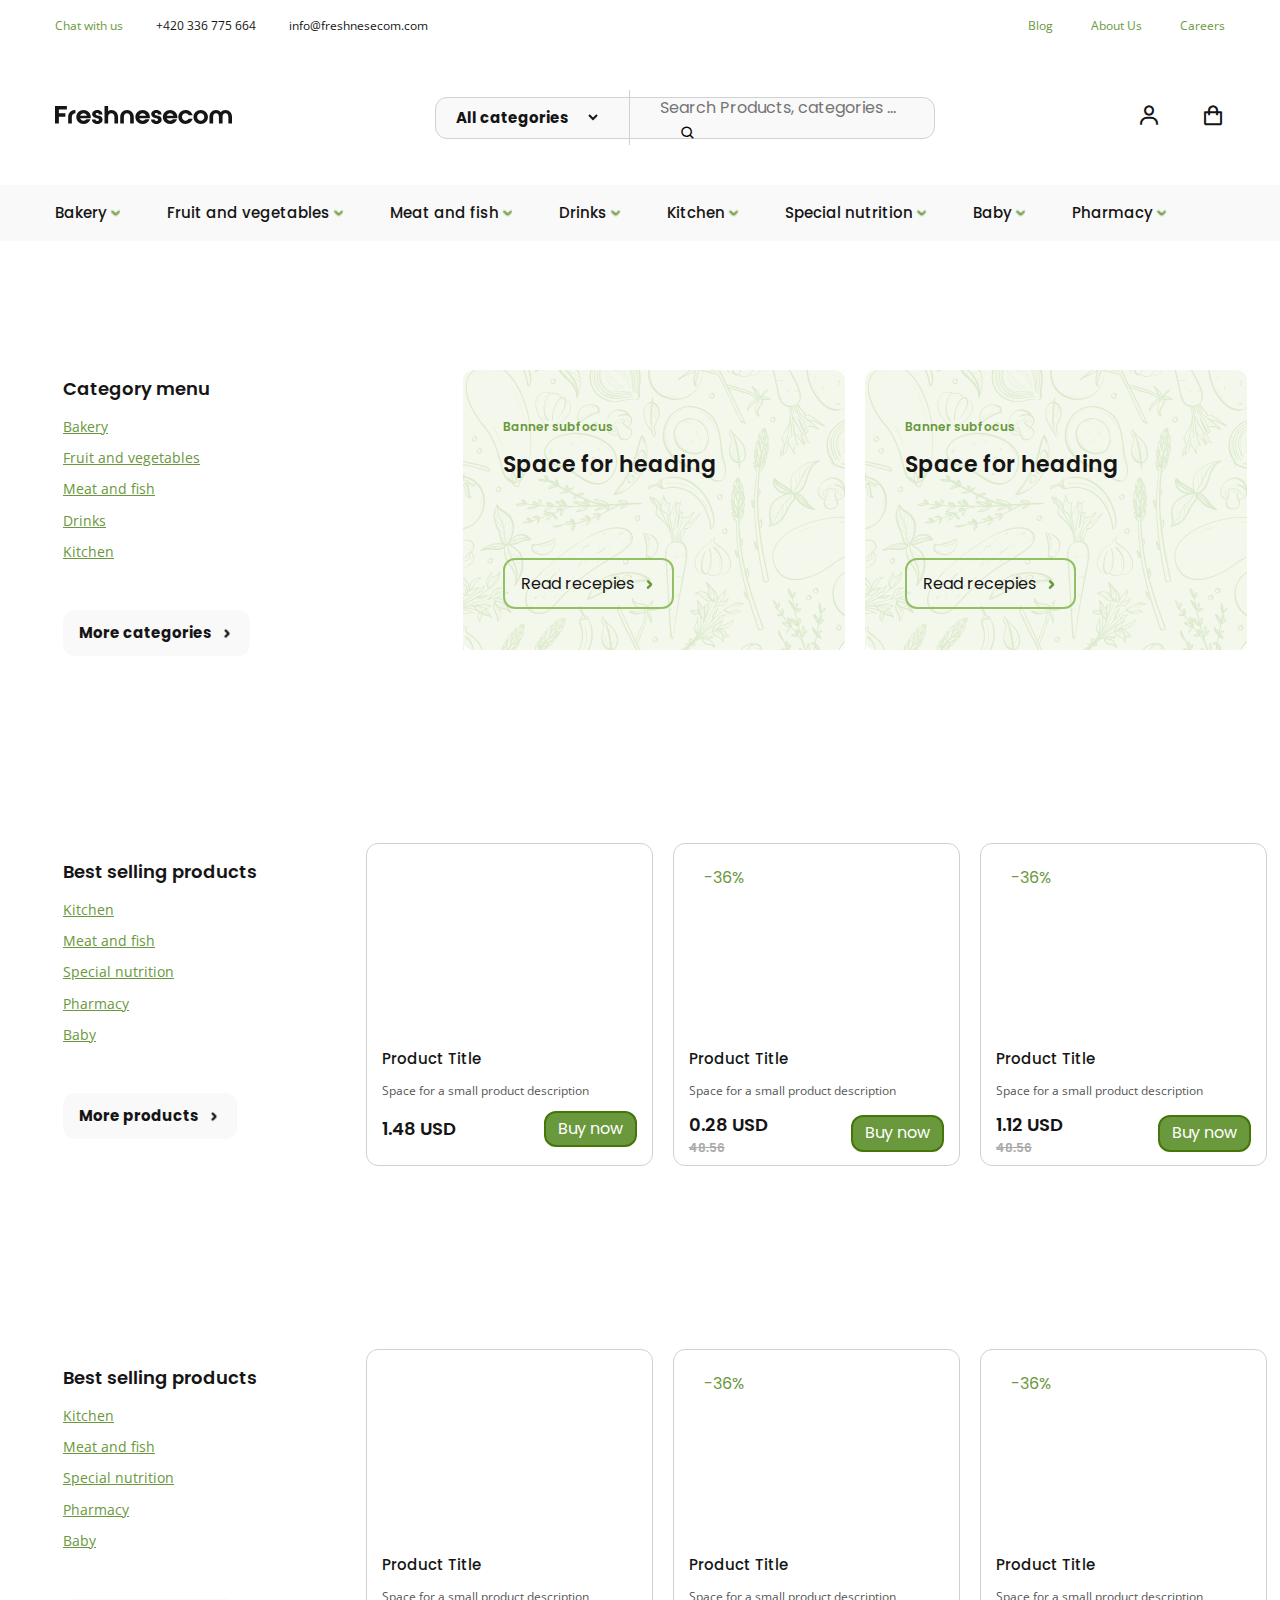
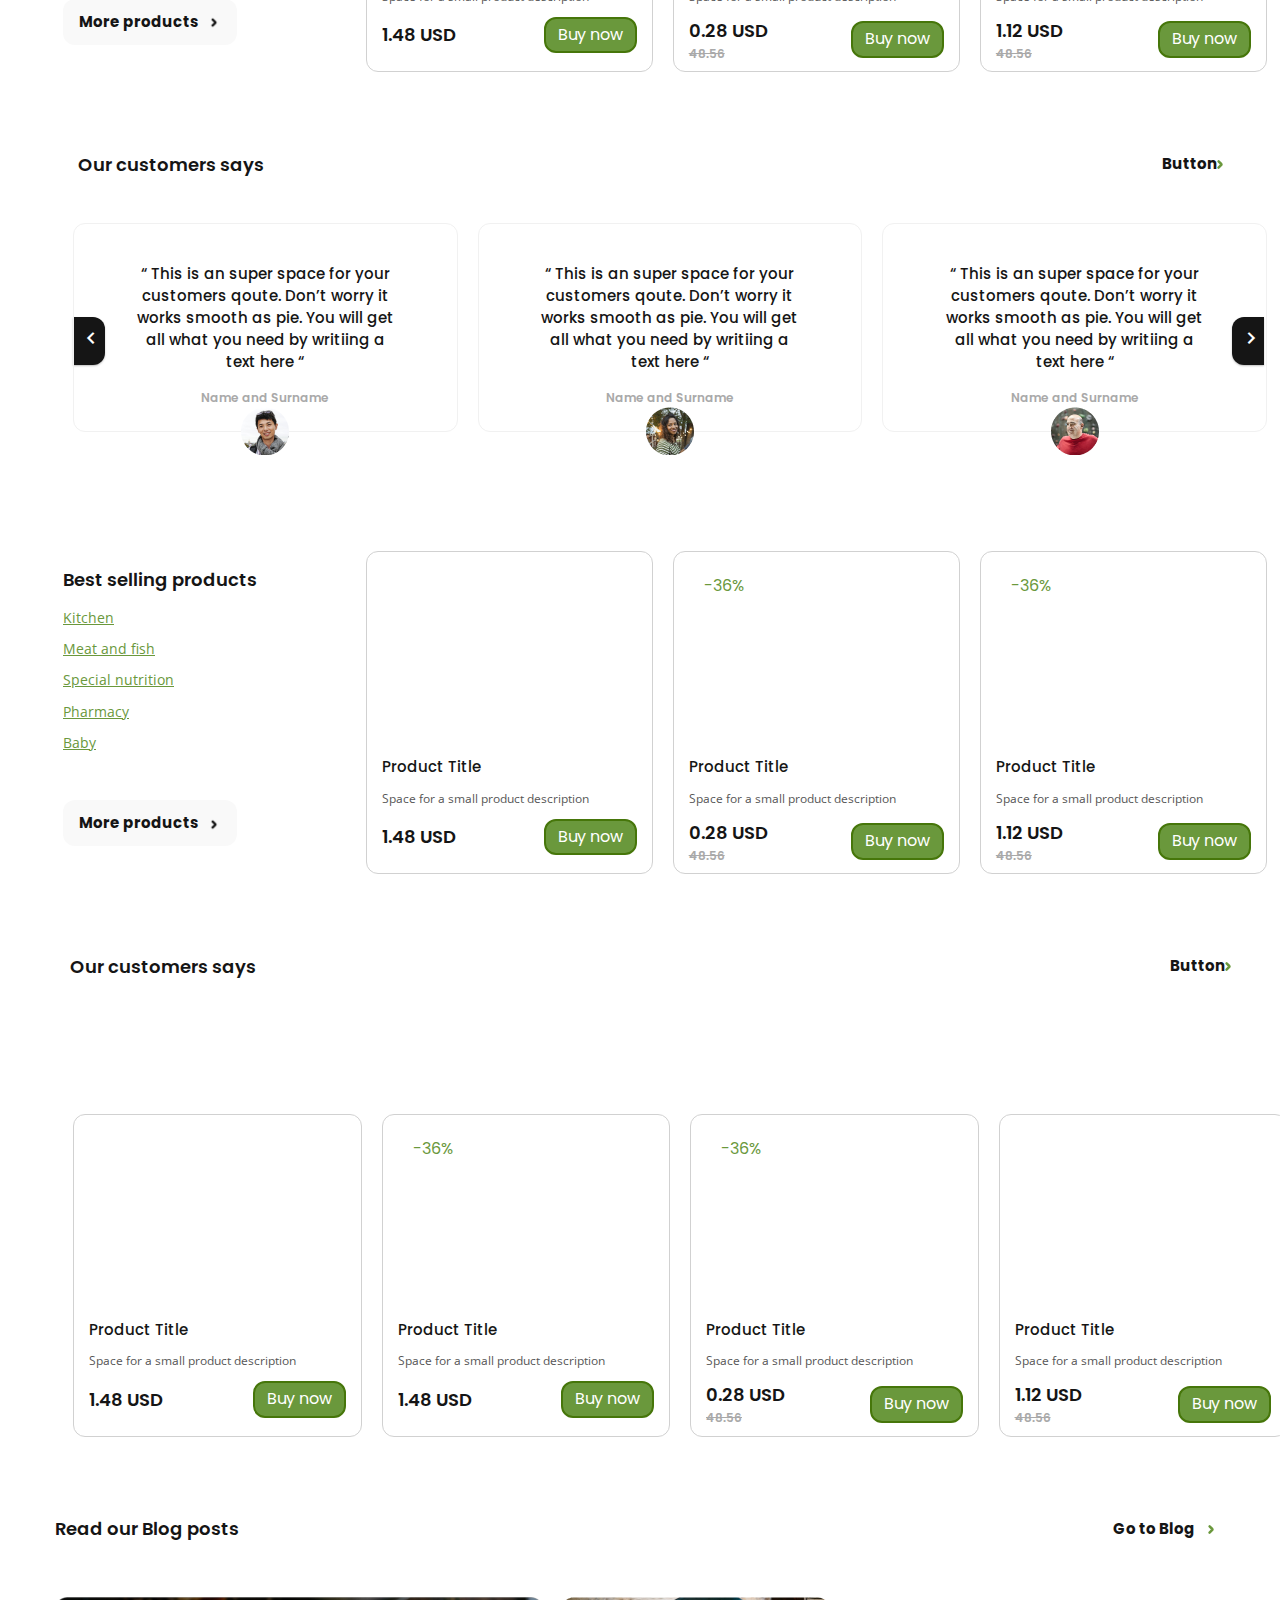
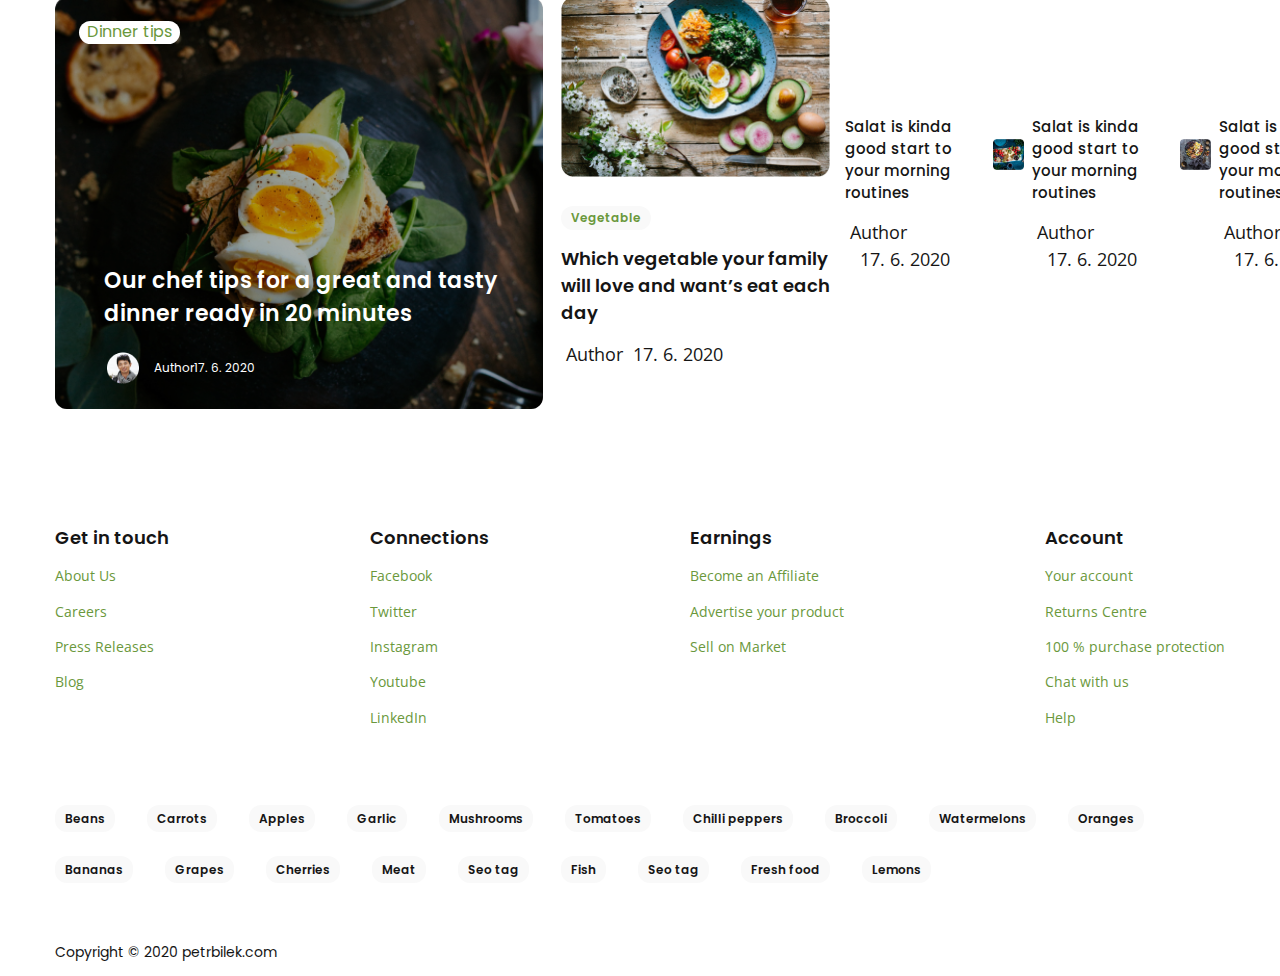
<file: index.html>
<!DOCTYPE html>
<html lang="en">
<head>
  <meta charset="UTF-8">
  <meta http-equiv="X-UA-Compatible" content="IE=edge">
  <meta name="viewport" content="width=device-width, initial-scale=1.0">
  <title>eCommerce</title>
  <link href='https://unpkg.com/boxicons@2.0.9/css/boxicons.min.css' rel='stylesheet'>
  <link rel="stylesheet" href="css/main.min.css">
</head>
<body>
  <section class="hero-sec">
    <div class="hero-sec__contact-sec contact-sec">
      <div class="contact-sec__container container">
        <div class="contact-sec__contact contact">
          <ul class="contact__list">
            <li class="contact__item contact__item-active">
              <a class="contact__link" href="#">
                Chat with us
            </a>
            </li>
            <li class="contact__item">
              <a class="contact__link" href="tel:+420336775664">
                +420 336 775 664
              </a>
            </li>
            <li class="contact__item">
              <a class="contact__link" href="mailto:info@freshnesecom.com" target="_blank">
                info@freshnesecom.com
              </a>
            </li>
          </ul>
          <ul class="contact__menu contact-menu">
            <li class="contact-menu__item">
              <a class="contact-menu__link" href="#">Blog</a>
            </li>
            <li class="contact-menu__item">
              <a class="contact-menu__link" href="#">About Us</a>
            </li>
            <li class="contact-menu__item">
              <a class="contact-menu__link" href="#">Careers</a>
            </li>
          </ul>
        </div>
      </div>
    </div>
    <header class="hero-sec__header-sec header-sec">
      <div class="header-sec__container container">
        <div>
          <div class="header-sec__header header">
            <a class="header__logo" href="index.html">
              <img class="header__logo-img" src="media/img/site-logo.svg" alt="site-logo">
            </a>
            <div class="header__categories">
              <select class="header__category" name="categories" id="categories">
                <option class="header__category-des" value="Categorheader__y1">All categories </option>
                <option class="header__category-des" value="header__Category2">Category 2</option>
                <option class="header__category-des" value="Category3">Category 3</option>
              </select>
              <form class="header__form" action="https://echo.htmlacademy.ru/">
              <input class="header__inp" type="search" name="search" id="search" placeholder="Search Products, categories ...">
              <label class="header__label" for="search">
                <i class='bx bx-search'></i>
              </label>
              </form>
            </div>
            <div class="header__search">
              <a class="header__search-btn " href="#">
                <i class='bx bx-search'></i>
              </a>
            </div>
            <div class="header__wrapper">
              <ul class="header__list">
                <li class="header__item">
                  <a class="header__link" href="#">
                    <i class='bx bx-user' ></i>
                  </a>
                </li>
                <li class="header__item">
                  <a class="header__link" href="#">
                    <i class='bx bx-shopping-bag'></i>
                  </a>
                </li>
              </ul>
              <div class="header__menu">
                <button class="header__menu-btn"><i class='bx bx-menu' ></i></button>
              </div>
            </div>
          </div>
        </div>
      </div>
    </header>
    <nav class="hero-sec__nav nav">
      <div class="nav__container container">
        <ul class="nav__list">
          <li class="nav__item">
            <a class="nav__link" href="#">
              Bakery
            </a>
            <ul class="nav__down-list">
              <li class="nav__down-item">
                <a class="nav__down-link" href="#">Item</a>
              </li>
              <li class="nav__down-item">
                <a class="nav__down-link" href="#">Item</a>
              </li>
              <li class="nav__down-item">
                <a class="nav__down-link" href="#">Item</a>
              </li>
              <li class="nav__down-item">
                <a class="nav__down-link" href="#">Item</a>
              </li>
              <li class="nav__down-item">
                <a class="nav__down-link" href="#">Item</a>
              </li>
            </ul>
          </li>
          <li class="nav__item">
            <a class="nav__link" href="category.html">
              Fruit and vegetables
            </a>
            <ul class="nav__down-list">
              <li class="nav__down-item">
                <a class="nav__down-link" href="#">Item</a>
              </li>
              <li class="nav__down-item">
                <a class="nav__down-link" href="#">Item</a>
              </li>
              <li class="nav__down-item">
                <a class="nav__down-link" href="#">Item</a>
              </li>
              <li class="nav__down-item">
                <a class="nav__down-link" href="#">Item</a>
              </li>
              <li class="nav__down-item">
                <a class="nav__down-link" href="#">Item</a>
              </li>
            </ul>
          </li>
          <li class="nav__item">
            <a class="nav__link" href="product.html">
              Meat and fish
            </a>
            <ul class="nav__down-list">
              <li class="nav__down-item">
                <a class="nav__down-link" href="#">Item</a>
              </li>
              <li class="nav__down-item">
                <a class="nav__down-link" href="#">Item</a>
              </li>
              <li class="nav__down-item">
                <a class="nav__down-link" href="#">Item</a>
              </li>
              <li class="nav__down-item">
                <a class="nav__down-link" href="#">Item</a>
              </li>
              <li class="nav__down-item">
                <a class="nav__down-link" href="#">Item</a>
              </li>
            </ul>
          </li>
          <li class="nav__item">
            <a class="nav__link" href="blog.html">
              Drinks
            </a>
            <ul class="nav__down-list">
              <li class="nav__down-item">
                <a class="nav__down-link" href="#">Item</a>
              </li>
              <li class="nav__down-item">
                <a class="nav__down-link" href="#">Item</a>
              </li>
              <li class="nav__down-item">
                <a class="nav__down-link" href="#">Item</a>
              </li>
              <li class="nav__down-item">
                <a class="nav__down-link" href="#">Item</a>
              </li>
              <li class="nav__down-item">
                <a class="nav__down-link" href="#">Item</a>
              </li>
            </ul>
          </li>
          <li class="nav__item">
            <a class="nav__link" href="#">
              Kitchen
            </a>
            <ul class="nav__down-list">
              <li class="nav__down-item">
                <a class="nav__down-link" href="#">Item</a>
              </li>
              <li class="nav__down-item">
                <a class="nav__down-link" href="#">Item</a>
              </li>
              <li class="nav__down-item">
                <a class="nav__down-link" href="#">Item</a>
              </li>
              <li class="nav__down-item">
                <a class="nav__down-link" href="#">Item</a>
              </li>
              <li class="nav__down-item">
                <a class="nav__down-link" href="#">Item</a>
              </li>
            </ul>
          </li>
          <li class="nav__item">
            <a class="nav__link" href="#">
              Special nutrition
            </a>
            <ul class="nav__down-list">
              <li class="nav__down-item">
                <a class="nav__down-link" href="#">Item</a>
              </li>
              <li class="nav__down-item">
                <a class="nav__down-link" href="#">Item</a>
              </li>
              <li class="nav__down-item">
                <a class="nav__down-link" href="#">Item</a>
              </li>
              <li class="nav__down-item">
                <a class="nav__down-link" href="#">Item</a>
              </li>
              <li class="nav__down-item">
                <a class="nav__down-link" href="#">Item</a>
              </li>
            </ul>
          </li>
          <li class="nav__item">
            <a class="nav__link" href="#">
              Baby
            </a>
            <ul class="nav__down-list">
              <li class="nav__down-item">
                <a class="nav__down-link" href="#">Item</a>
              </li>
              <li class="nav__down-item">
                <a class="nav__down-link" href="#">Item</a>
              </li>
              <li class="nav__down-item">
                <a class="nav__down-link" href="#">Item</a>
              </li>
              <li class="nav__down-item">
                <a class="nav__down-link" href="#">Item</a>
              </li>
              <li class="nav__down-item">
                <a class="nav__down-link" href="#">Item</a>
              </li>
            </ul>
          </li>
          <li class="nav__item">
            <a class="nav__link" href="#">
              Pharmacy
            </a>
            <ul class="nav__down-list">
              <li class="nav__down-item">
                <a class="nav__down-link" href="#">Item</a>
              </li>
              <li class="nav__down-item">
                <a class="nav__down-link" href="#">Item</a>
              </li>
              <li class="nav__down-item">
                <a class="nav__down-link" href="#">Item</a>
              </li>
              <li class="nav__down-item">
                <a class="nav__down-link" href="#">Item</a>
              </li>
              <li class="nav__down-item">
                <a class="nav__down-link" href="#">Item</a>
              </li>
            </ul>
          </li>
        </ul>
      </div>
    </nav>
  </section>
  <main>
    <section class="categories-sec">
      <div class="categories-sec__container container">
        <div class="categories">
          <div class="categories__category-menu category-menu col-md-3 col-sm-12">
            <h2 class="category-menu__title">
              Category menu
            </h2>
            <ul class="category-menu__list">
              <li class="category-menu__item">
                <a class="category-menu__link" href="#">
                  Bakery
                </a>
              </li>
              <li class="category-menu__item">
                <a class="category-menu__link" href="#">
                  Fruit and vegetables
                </a>
              </li>
              <li class="category-menu__item">
                <a class="category-menu__link" href="#">
                  Meat and fish
                </a>
              </li>
              <li class="category-menu__item">
                <a class="category-menu__link" href="blog.html">
                  Drinks
                </a>
              </li>
              <li class="category-menu__item">
                <a class="category-menu__link" href="#">
                  Kitchen
                </a>
              </li>
            </ul>
            <a class="category-menu__btn more-btn" href="#">More categories</a>
          </div>
          <div class="categories__banners banners col-md-8 col-sm-12">
            <div class="categories__banner banner col-md-6 col-sm-6 col-xs-12">
              <h2 class="banner__title">Banner subfocus</h2>
              <h3 class="banner__subtitle">Space for heading</h3>
              <a class="banner__btn banner-btn" href="#">Read recepies</a>
            </div>
            <div class="categories__banner banner col-md-6 col-sm-6 col-xs-12">
              <h2 class="banner__title">Banner subfocus</h2>
              <h3 class="banner__subtitle">Space for heading</h3>
              <a class="banner__btn banner-btn" href="#">Read recepies</a>
            </div>
          </div>
        </div>
      </div>
    </section>
    <section class="categories-sec">
      <div class="categories-sec__container container">
        <div class="categories">
          <div class="categories__category-menu category-menu col-md-3 col-sm-12">
            <h2 class="category-menu__title">
              Best selling products
            </h2>
            <ul class="category-menu__list">
              <li class="category-menu__item">
                <a class="category-menu__link" href="#">
                  Kitchen
                </a>
              </li>
              <li class="category-menu__item">
                <a class="category-menu__link" href="#">
                  Meat and fish
                </a>
              </li>
              <li class="category-menu__item">
                <a class="category-menu__link" href="#">
                  Special nutrition
                </a>
              </li>
              <li class="category-menu__item">
                <a class="category-menu__link" href="#">
                  Pharmacy
                </a>
              </li>
              <li class="category-menu__item">
                <a class="category-menu__link" href="#">
                  Baby
                </a>
              </li>
            </ul>
            <a class="category-menu__btn more-btn" href="#">More products</a>
          </div>
          <div class="categories__products products col-md-9 col-sm-12">
            <div class="products__product product col-md-4 col-sm-4 col-xs-12">
              <h2 class="product__title">Product Title</h2>
              <p class="product__text">Space for a small product description </p>
              <div class="product__selling">
                <h3 class="product__prise">1.48 <span> USD</span></h3>
                <a class="product__btn product-btn" href="detail.html">Buy now</a>
              </div>
            </div>
            <div class="products__product product col-md-4 col-sm-4 col-xs-12">
              <h2 class="product__title">Product Title</h2>
              <p class="product__text">Space for a small product description </p>
              <div class="product__selling">
                <div>
                  <h3 class="product__prise">0.28 <span> USD</span></h3>
                  <del class="product__sale">48.56</del>
                </div>
                <a class="product__btn product-btn" href="detail.html">Buy now</a>
              </div>
            </div>
            <div class="products__product product col-md-4 col-sm-4 col-xs-12">
              <h2 class="product__title">Product Title</h2>
              <p class="product__text">Space for a small product description </p>
              <div class="product__selling">
                <div>
                  <h3 class="product__prise">1.12 <span> USD</span></h3>
                  <del class="product__sale">48.56</del>
                </div>
                <a class="product__btn product-btn" href="detail.html">Buy now</a>
              </div>
            </div>
          </div>
        </div>
      </div>
    </section>
    <section class="categories-sec">
      <div class="categories-sec__container container">
        <div class="categories">
          <div class="categories__category-menu category-menu col-md-3 col-sm-12">
            <h2 class="category-menu__title">
              Best selling products
            </h2>
            <ul class="category-menu__list">
              <li class="category-menu__item">
                <a class="category-menu__link" href="#">
                  Kitchen
                </a>
              </li>
              <li class="category-menu__item">
                <a class="category-menu__link" href="#">
                  Meat and fish
                </a>
              </li>
              <li class="category-menu__item">
                <a class="category-menu__link" href="#">
                  Special nutrition
                </a>
              </li>
              <li class="category-menu__item">
                <a class="category-menu__link" href="#">
                  Pharmacy
                </a>
              </li>
              <li class="category-menu__item">
                <a class="category-menu__link" href="#">
                  Baby
                </a>
              </li>
            </ul>
            <a class="category-menu__btn more-btn" href="#">More products</a>
          </div>
          <div class="categories__products products col-md-9 col-sm-12">
            <div class="products__product product col-md-4 col-sm-4 col-xs-12">
              <h2 class="product__title">Product Title</h2>
              <p class="product__text">Space for a small product description </p>
              <div class="product__selling">
                <h3 class="product__prise">1.48 <span> USD</span></h3>
                <a class="product__btn product-btn" href="detail.html">Buy now</a>
              </div>
            </div>
            <div class="products__product product col-md-4 col-sm-4 col-xs-12">
              <h2 class="product__title">Product Title</h2>
              <p class="product__text">Space for a small product description </p>
              <div class="product__selling">
                <div>
                  <h3 class="product__prise">0.28 <span> USD</span></h3>
                  <del class="product__sale">48.56</del>
                </div>
                <a class="product__btn product-btn" href="detail.html">Buy now</a>
              </div>
            </div>
            <div class="products__product product col-md-4 col-sm-4 col-xs-12">
              <h2 class="product__title">Product Title</h2>
              <p class="product__text">Space for a small product description </p>
              <div class="product__selling">
                <div>
                  <h3 class="product__prise">1.12 <span> USD</span></h3>
                  <del class="product__sale">48.56</del>
                </div>
                <a class="product__btn product-btn" href="detail.html">Buy now</a>
              </div>
            </div>
          </div>
        </div>
      </div>
    </section>
    <section class="customers">
      <div class="customers__container container">
        <div class="customers__wrapper col-md-12">
          <div class="customers__des">
            <h2 class="customers__title">Our customers says</h2>
            <a class="customers__button" href="#">Button</a>
          </div>
          <ul class="customers__list">
            <li class="customers__left-item">
              <button class="customers__left-btn">
                <i class='bx bx-chevron-left'></i>
              </button>
            </li>
            <li class="customers__item col-md-4 col-sm-6 col-xs-12">
              <p class="customers__text">“ This is an super space for your customers qoute. Don’t worry it works smooth as pie. You will get all what you need by writiing a text here “</p>
              <span class="customers__name">Name and Surname</span>
              
            </li>
            <li class="customers__item col-md-4 col-sm-6 col-xs-12">
              <p class="customers__text">“ This is an super space for your customers qoute. Don’t worry it works smooth as pie. You will get all what you need by writiing a text here “</p>
              <span class="customers__name">Name and Surname</span>
              
            </li>
            <li class="customers__item col-md-4 col-sm-6 col-xs-12">
              <p class="customers__text">“ This is an super space for your customers qoute. Don’t worry it works smooth as pie. You will get all what you need by writiing a text here “</p>
              <span class="customers__name">Name and Surname</span>
              
            </li>
            <li class="customers__right-item">
              <button class="customers__right-btn">
                <i class='bx bx-chevron-right'></i>
              </button>
            </li>
          </ul>
        </div>
      </div>
    </section>
    <section class="categories-sec">
      <div class="categories-sec__container container">
        <div class="categories">
          <div class="categories__category-menu category-menu col-md-3 col-sm-12">
            <h2 class="category-menu__title">
              Best selling products
            </h2>
            <ul class="category-menu__list">
              <li class="category-menu__item">
                <a class="category-menu__link" href="#">
                  Kitchen
                </a>
              </li>
              <li class="category-menu__item">
                <a class="category-menu__link" href="#">
                  Meat and fish
                </a>
              </li>
              <li class="category-menu__item">
                <a class="category-menu__link" href="#">
                  Special nutrition
                </a>
              </li>
              <li class="category-menu__item">
                <a class="category-menu__link" href="#">
                  Pharmacy
                </a>
              </li>
              <li class="category-menu__item">
                <a class="category-menu__link" href="#">
                  Baby
                </a>
              </li>
            </ul>
            <a class="category-menu__btn more-btn" href="#">More products</a>
          </div>
          <div class="categories__products products col-md-9 col-sm-12">
            <div class="products__product product col-md-4 col-sm-4 col-xs-12">
              <h2 class="product__title">Product Title</h2>
              <p class="product__text">Space for a small product description </p>
              <div class="product__selling">
                <h3 class="product__prise">1.48 <span> USD</span></h3>
                <a class="product__btn product-btn" href="detail.html">Buy now</a>
              </div>
            </div>
            <div class="products__product product col-md-4 col-sm-4 col-xs-12">
              <h2 class="product__title">Product Title</h2>
              <p class="product__text">Space for a small product description </p>
              <div class="product__selling">
                <div>
                  <h3 class="product__prise">0.28 <span> USD</span></h3>
                  <del class="product__sale">48.56</del>
                </div>
                <a class="product__btn product-btn" href="detail.html">Buy now</a>
              </div>
            </div>
            <div class="products__product product col-md-4 col-sm-4 col-xs-12">
              <h2 class="product__title">Product Title</h2>
              <p class="product__text">Space for a small product description </p>
              <div class="product__selling">
                <div>
                  <h3 class="product__prise">1.12 <span> USD</span></h3>
                  <del class="product__sale">48.56</del>
                </div>
                <a class="product__btn product-btn" href="detail.html">Buy now</a>
              </div>
            </div>
          </div>
        </div>
      </div>
    </section>
    <section class="categories-sec">
      <div class="categories-sec__container container">
        <div class="customers__des">
          <h2 class="customers__title">Our customers says</h2>
          <a class="customers__button" href="#">Button</a>
        </div>
        <div class="categories">
          
          <div class="categories__products products col-md-12">
            <div class="products__product product col-md-3 col-sm-4 col-xs-12">
              <h2 class="product__title">Product Title</h2>
              <p class="product__text">Space for a small product description </p>
              <div class="product__selling">
                <h3 class="product__prise">1.48 <span> USD</span></h3>
                <a class="product__btn product-btn" href="detail.html">Buy now</a>
              </div>
            </div>
            <div class="products__product product col-md-3 col-sm-4 col-xs-12">
              <h2 class="product__title">Product Title</h2>
              <p class="product__text">Space for a small product description </p>
              <div class="product__selling">
                <h3 class="product__prise">1.48 <span> USD</span></h3>
                <a class="product__btn product-btn" href="detail.html">Buy now</a>
              </div>
            </div>
            <div class="products__product product col-md-3 col-sm-4 col-xs-12">
              <h2 class="product__title">Product Title</h2>
              <p class="product__text">Space for a small product description </p>
              <div class="product__selling">
                <div>
                  <h3 class="product__prise">0.28 <span> USD</span></h3>
                  <del class="product__sale">48.56</del>
                </div>
                <a class="product__btn product-btn" href="detail.html">Buy now</a>
              </div>
            </div>
            <div class="products__product product col-md-3 col-sm-4 col-xs-12 product__hidden">
              <h2 class="product__title">Product Title</h2>
              <p class="product__text">Space for a small product description </p>
              <div class="product__selling">
                <div>
                  <h3 class="product__prise">1.12 <span> USD</span></h3>
                  <del class="product__sale">48.56</del>
                </div>
                <a class="product__btn product-btn" href="detail.html">Buy now</a>
              </div>
            </div>
          </div>
        </div>
      </div>
    </section>
    <section class="blog">
      <div class="blog__container container">
        <div class="blog__subtitles">
          <h2 class="blog__title">Read our Blog posts</h2>
          <a class="blog__sub-btn customers__button"" href="#">Go to Blog</a>
        </div>
        <div class="blog__wrapper">
          <div class="blog__about col-md-5 col-sm-6">
            <h3 class="blog__wrap-title">Our chef tips for a great and tasty dinner ready in 20 minutes</h3>
            <div class="blog__description row">
              <img class="blog__author-img " src="media/img/author.png" alt="author">
              <span class="blog__author-name">Author</span>
              <datatime class="blog__time" datatime="17-06-2020"> 17. 6. 2020</datatime>
            </div>
          </div>
          <div class="blog__item col-md-3 col-sm-5 col-xs-12">
            <img class="blog__item-img" src="media/img/about-item.png" alt="food img">
            <span class="blog__item-des">Vegetable</span>
            <h2 class="blog__item-title">Which vegetable your family will love and want’s eat each day</h2>
            <div class="blog__item-description row">
              <span class="about__author-name">Author</span>
              <datatime class="blog__item-time" datatime="17-06-2020"> 17. 6. 2020</datatime>
            </div>
          </div>
          <ul class="blog__list col-md-4 col-sm-12">
            <li class="blog__list-item">
              <div class="blog__text-sec">
                <p class="blog__text">Salat is kinda good start to your morning routines</p>
                <div class="blog__item-description row">
                  <span class="blog__item-author-name">Author</span>
                  <datatime class="blog__item-time" datatime="17-06-2020"> 17. 6. 2020</datatime>
                </div>
              </div>
              <div class="blog__img-sec col-sm-3 col-xs-5">
                <img class="blog__image" src="media/img/blog-image.png" alt="food-img">
              </div>
            </li>
            <li class="blog__list-item">
              <div class="blog__text-sec">
                <p class="blog__text">Salat is kinda good start to your morning routines</p>
                <div class="blog__item-description row">
                  <span class="blog__item-author-name">Author</span>
                  <datatime class="blog__item-time" datatime="17-06-2020"> 17. 6. 2020</datatime>
                </div>
              </div>
              <div class="blog__img-sec col-sm-3 col-xs-5">
                <img class="blog__image" src="media/img/blog-image2.png" alt="food-img">
              </div>
            </li>
            <li class="blog__list-item">
              <div class="blog__text-sec">
                <p class="blog__text">Salat is kinda good start to your morning routines</p>
                <div class="blog__item-description row">
                  <span class="blog__item-author-name">Author</span>
                  <datatime class="blog__item-time" datatime="17-06-2020"> 17. 6. 2020</datatime>
                </div>
              </div>
              <div class="blog__img-sec col-sm-3 col-xs-5">
                <img class="blog__image" src="media/img/blog-image3.png" alt="food-img">
              </div>
            </li>
          </ul>
        </div>
      </div>
    </section>
  </main>
  <footer class="footer" id="footer">
    <div class="footer__container container">
      <div class="footer__wrapper">
        <div class="footer__des">
          <h2 class="footer__des-title">Get in touch</h2>
          <ul class="footer__list">
            <li class="footer__item">
              <a class="footer__link" href="#">About Us</a>
            </li>
            <li class="footer__item">
              <a class="footer__link" href="#">Careers</a>
            </li>
            <li class="footer__item">
              <a class="footer__link" href="#">Press Releases</a>
            </li>
            <li class="footer__item">
              <a class="footer__link" href="#">Blog</a>
            </li>
          </ul>
        </div>
        
        <div class="footer__des">
          <h2 class="footer__des-title">Connections</h2>
          <ul class="footer__list">
            <li class="footer__item">
              <a class="footer__link" href="#">Facebook</a>
            </li>
            <li class="footer__item">
              <a class="footer__link" href="#">Twitter</a>
            </li>
            <li class="footer__item">
              <a class="footer__link" href="#">Instagram</a>
            </li>
            <li class="footer__item">
              <a class="footer__link" href="#">Youtube</a>
            </li>
            <li class="footer__item">
              <a class="footer__link" href="#">LinkedIn</a>
            </li>
          </ul>
        </div>
        <div class="footer__des">
          <h2 class="footer__des-title">Earnings</h2>
          <ul class="footer__list">
            <li class="footer__item">
              <a class="footer__link" href="#">Become an Affiliate</a>
            </li>
            <li class="footer__item">
              <a class="footer__link" href="#">Advertise your product</a>
            </li>
            <li class="footer__item">
              <a class="footer__link" href="#">Sell on Market</a>
            </li>
          </ul>
        </div>
        <div class="footer__des">
          <h2 class="footer__des-title">Account</h2>
          <ul class="footer__list">
            <li class="footer__item">
              <a class="footer__link" href="#">Your account</a>
            </li>
            <li class="footer__item">
              <a class="footer__link" href="#">Returns Centre</a>
            </li>
            <li class="footer__item">
              <a class="footer__link" href="#">100 % purchase protection</a>
            </li>
            <li class="footer__item">
              <a class="footer__link" href="#">Chat with us</a>
            </li>
            <li class="footer__item">
              <a class="footer__link" href="#">Help</a>
            </li>
          </ul>
        </div>
      </div>
      <div class="footer__tags">
        <h2 class="footer__title"></h2>
        <ul class="footer__tag-list">
          <li class="footer__tag-item">
            <a class="footer__tag-link" href="#">Beans</a>
          </li>
          <li class="footer__tag-item">
            <a class="footer__tag-link" href="#">Carrots</a>
          </li>
          <li class="footer__tag-item">
            <a class="footer__tag-link" href="#">Apples</a>
          </li>
          <li class="footer__tag-item">
            <a class="footer__tag-link" href="#">Garlic</a>
          </li>
          <li class="footer__tag-item">
            <a class="footer__tag-link" href="#">Mushrooms</a>
          </li>
          <li class="footer__tag-item">
            <a class="footer__tag-link" href="#">Tomatoes</a>
          </li>
          <li class="footer__tag-item">
            <a class="footer__tag-link" href="#">Chilli peppers</a>
          </li>
          <li class="footer__tag-item">
            <a class="footer__tag-link" href="#">Broccoli</a>
          </li>
          <li class="footer__tag-item">
            <a class="footer__tag-link" href="#">Watermelons</a>
          </li>
          <li class="footer__tag-item">
            <a class="footer__tag-link" href="#">Oranges</a>
          </li>
          <li class="footer__tag-item">
            <a class="footer__tag-link" href="#">Bananas</a>
          </li>
          <li class="footer__tag-item">
            <a class="footer__tag-link" href="#">Grapes</a>
          </li>
          <li class="footer__tag-item">
            <a class="footer__tag-link" href="#">Cherries</a>
          </li>
          <li class="footer__tag-item">
            <a class="footer__tag-link" href="#">Meat</a>
          </li>
          <li class="footer__tag-item">
            <a class="footer__tag-link" href="#">Seo tag</a>
          </li>
          <li class="footer__tag-item">
            <a class="footer__tag-link" href="#">Fish</a>
          </li>
          <li class="footer__tag-item">
            <a class="footer__tag-link" href="#">Seo tag</a>
          </li>
          <li class="footer__tag-item">
            <a class="footer__tag-link" href="#">Fresh food</a>
          </li>
          <li class="footer__tag-item">
            <a class="footer__tag-link" href="#">Lemons</a>
          </li>
        </ul>
        <p class="footer__copyright">Copyright © 2020 petrbilek.com</p>
      </div>
    </div>
  </footer>
  <script src="js/main.js"></script>
</body>
</html>
</file>
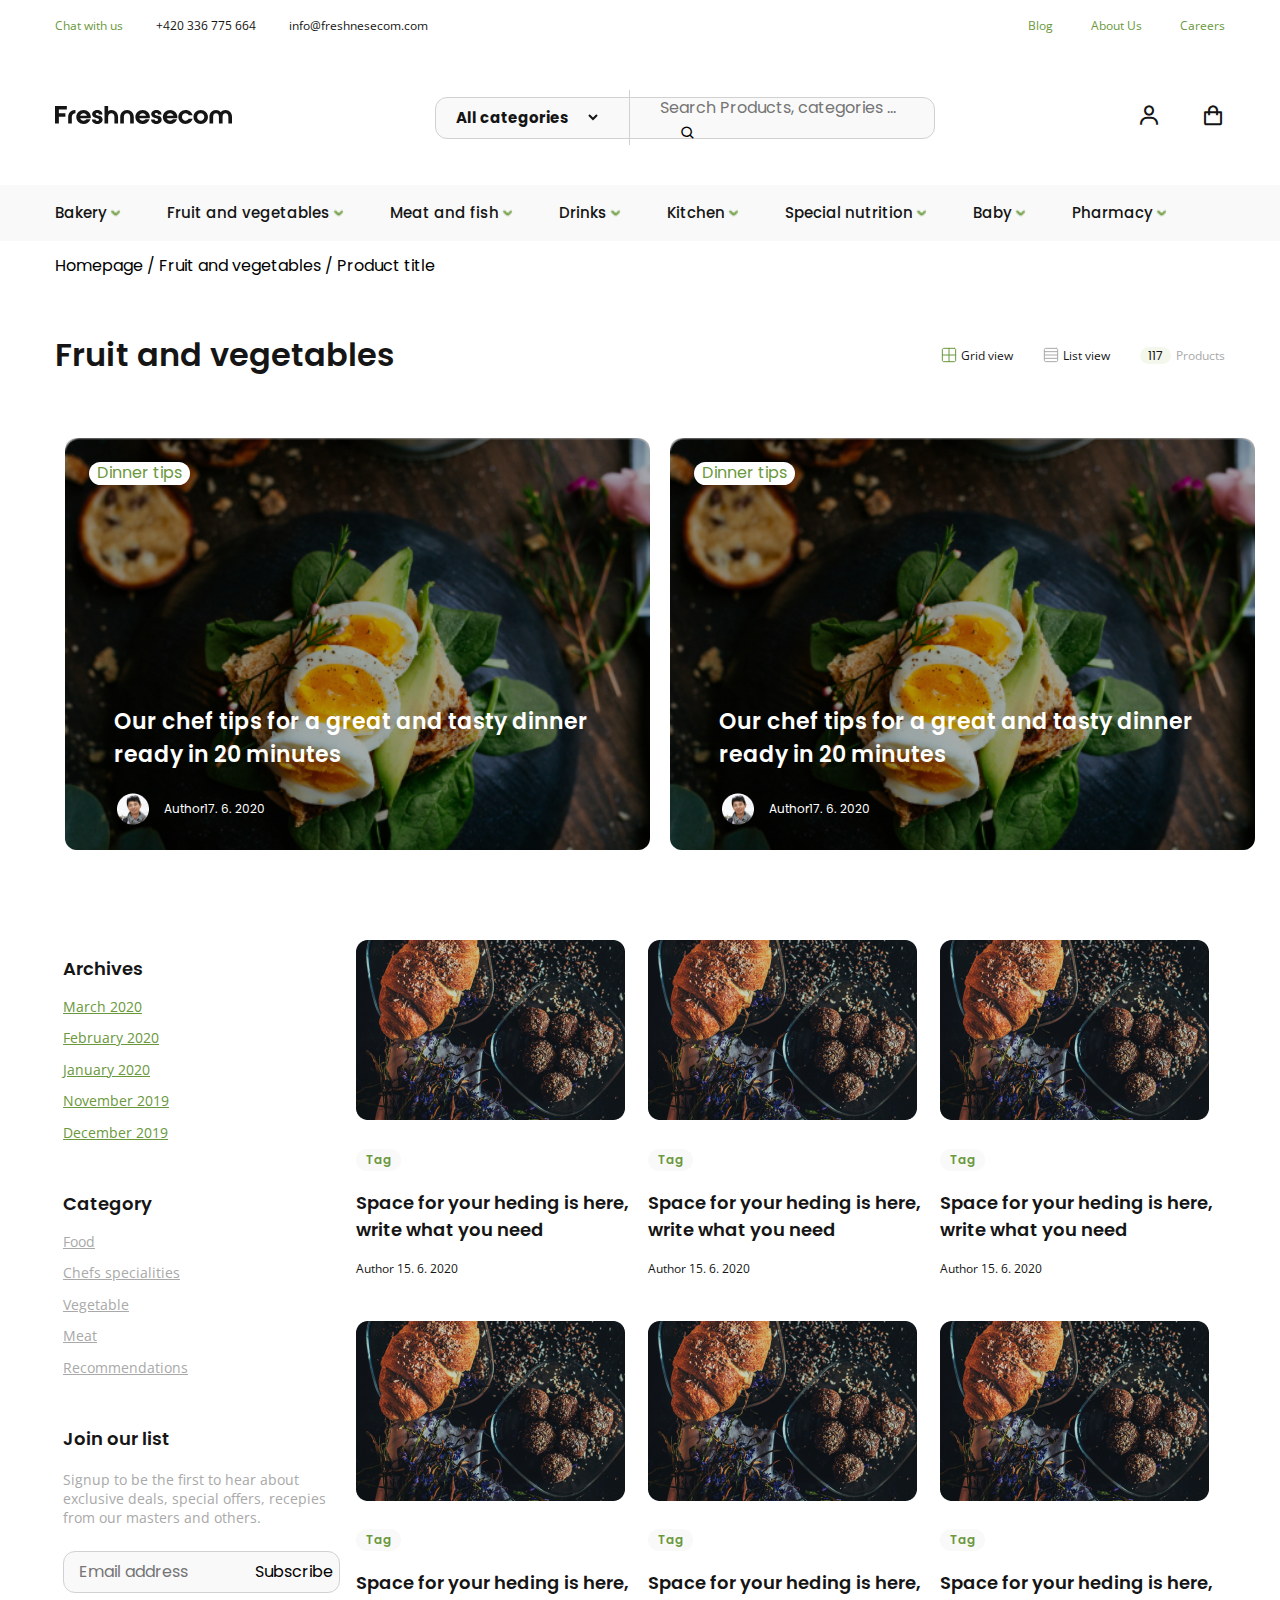
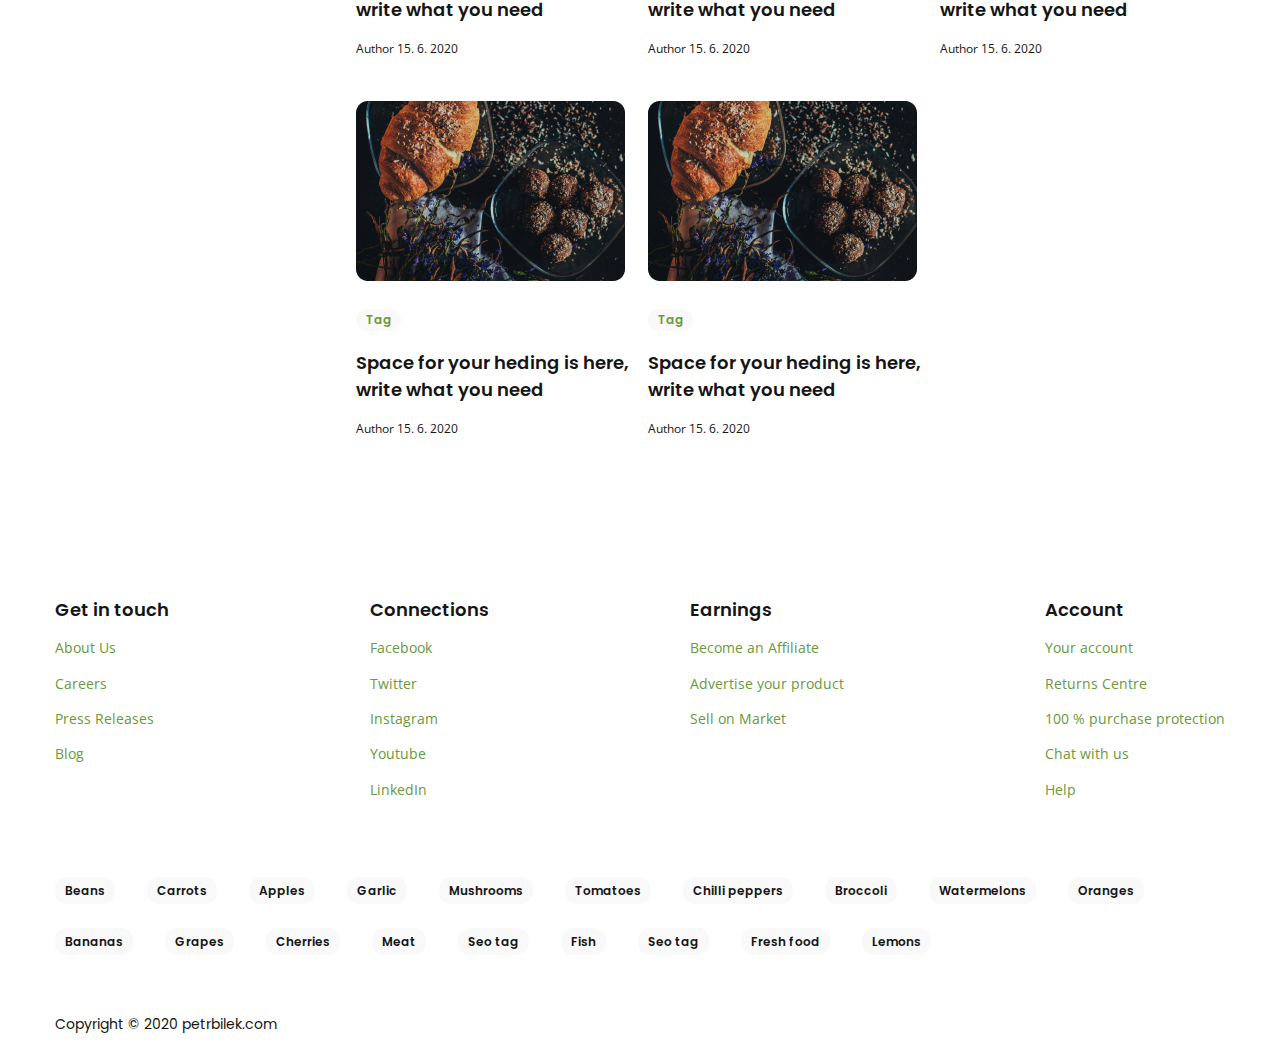
<file: blog.html>
<!DOCTYPE html>
<html lang="en">
<head>
  <meta charset="UTF-8">
  <meta http-equiv="X-UA-Compatible" content="IE=edge">
  <meta name="viewport" content="width=device-width, initial-scale=1.0">
  <title>eCommerce</title>
  <link href='https://unpkg.com/boxicons@2.0.9/css/boxicons.min.css' rel='stylesheet'>
  <link rel="stylesheet" href="css/main.min.css">
</head>
<body>
  <section class="hero-sec">
    <div class="hero-sec__contact-sec contact-sec">
      <div class="contact-sec__container container">
        <div class="contact-sec__contact contact">
          <ul class="contact__list">
            <li class="contact__item contact__item-active">
              <a class="contact__link" href="#">
                Chat with us
            </a>
            </li>
            <li class="contact__item">
              <a class="contact__link" href="tel:+420336775664">
                +420 336 775 664
              </a>
            </li>
            <li class="contact__item">
              <a class="contact__link" href="mailto:info@freshnesecom.com" target="_blank">
                info@freshnesecom.com
              </a>
            </li>
          </ul>
          <ul class="contact__menu contact-menu">
            <li class="contact-menu__item">
              <a class="contact-menu__link" href="#">Blog</a>
            </li>
            <li class="contact-menu__item">
              <a class="contact-menu__link" href="#">About Us</a>
            </li>
            <li class="contact-menu__item">
              <a class="contact-menu__link" href="#">Careers</a>
            </li>
          </ul>
        </div>
      </div>
    </div>
    <header class="hero-sec__header-sec header-sec">
      <div class="header-sec__container container">
        <div>
          <div class="header-sec__header header">
            <a class="header__logo" href="index.html">
              <img class="header__logo-img" src="media/img/site-logo.svg" alt="site-logo">
            </a>
            <div class="header__categories">
              <select class="header__category" name="categories" id="categories">
                <option class="header__category-des" value="Categorheader__y1">All categories </option>
                <option class="header__category-des" value="header__Category2">Category 2</option>
                <option class="header__category-des" value="Category3">Category 3</option>
              </select>
              <form class="header__form" action="https://echo.htmlacademy.ru/">
              <input class="header__inp" type="search" name="search" id="search" placeholder="Search Products, categories ...">
              <label class="header__label" for="search">
                <i class='bx bx-search'></i>
              </label>
              </form>
            </div>
            <div class="header__search">
              <a class="header__search-btn " href="#">
                <i class='bx bx-search'></i>
              </a>
            </div>
            <div class="header__wrapper">
              <ul class="header__list">
                <li class="header__item">
                  <a class="header__link" href="#">
                    <i class='bx bx-user' ></i>
                  </a>
                </li>
                <li class="header__item">
                  <a class="header__link" href="#">
                    <i class='bx bx-shopping-bag'></i>
                  </a>
                </li>
              </ul>
              <div class="header__menu">
                <button class="header__menu-btn"><i class='bx bx-menu' ></i></button>
              </div>
            </div>
          </div>
        </div>
      </div>
    </header>
    <nav class="hero-sec__nav nav">
      <div class="nav__container container">
        <ul class="nav__list">
          <li class="nav__item">
            <a class="nav__link" href="index.html">
              Bakery
            </a>
            <ul class="nav__down-list">
              <li class="nav__down-item">
                <a class="nav__down-link" href="#">Item</a>
              </li>
              <li class="nav__down-item">
                <a class="nav__down-link" href="#">Item</a>
              </li>
              <li class="nav__down-item">
                <a class="nav__down-link" href="#">Item</a>
              </li>
              <li class="nav__down-item">
                <a class="nav__down-link" href="#">Item</a>
              </li>
              <li class="nav__down-item">
                <a class="nav__down-link" href="#">Item</a>
              </li>
            </ul>
          </li>
          <li class="nav__item">
            <a class="nav__link" href="category.html">
              Fruit and vegetables
            </a>
            <ul class="nav__down-list">
              <li class="nav__down-item">
                <a class="nav__down-link" href="#">Item</a>
              </li>
              <li class="nav__down-item">
                <a class="nav__down-link" href="#">Item</a>
              </li>
              <li class="nav__down-item">
                <a class="nav__down-link" href="#">Item</a>
              </li>
              <li class="nav__down-item">
                <a class="nav__down-link" href="#">Item</a>
              </li>
              <li class="nav__down-item">
                <a class="nav__down-link" href="#">Item</a>
              </li>
            </ul>
          </li>
          <li class="nav__item">
            <a class="nav__link" href="#">
              Meat and fish
            </a>
            <ul class="nav__down-list">
              <li class="nav__down-item">
                <a class="nav__down-link" href="#">Item</a>
              </li>
              <li class="nav__down-item">
                <a class="nav__down-link" href="#">Item</a>
              </li>
              <li class="nav__down-item">
                <a class="nav__down-link" href="#">Item</a>
              </li>
              <li class="nav__down-item">
                <a class="nav__down-link" href="#">Item</a>
              </li>
              <li class="nav__down-item">
                <a class="nav__down-link" href="#">Item</a>
              </li>
            </ul>
          </li>
          <li class="nav__item">
            <a class="nav__link" href="blog.html">
              Drinks
            </a>
            <ul class="nav__down-list">
              <li class="nav__down-item">
                <a class="nav__down-link" href="#">Item</a>
              </li>
              <li class="nav__down-item">
                <a class="nav__down-link" href="#">Item</a>
              </li>
              <li class="nav__down-item">
                <a class="nav__down-link" href="#">Item</a>
              </li>
              <li class="nav__down-item">
                <a class="nav__down-link" href="#">Item</a>
              </li>
              <li class="nav__down-item">
                <a class="nav__down-link" href="#">Item</a>
              </li>
            </ul>
          </li>
          <li class="nav__item">
            <a class="nav__link" href="#">
              Kitchen
            </a>
            <ul class="nav__down-list">
              <li class="nav__down-item">
                <a class="nav__down-link" href="#">Item</a>
              </li>
              <li class="nav__down-item">
                <a class="nav__down-link" href="#">Item</a>
              </li>
              <li class="nav__down-item">
                <a class="nav__down-link" href="#">Item</a>
              </li>
              <li class="nav__down-item">
                <a class="nav__down-link" href="#">Item</a>
              </li>
              <li class="nav__down-item">
                <a class="nav__down-link" href="#">Item</a>
              </li>
            </ul>
          </li>
          <li class="nav__item">
            <a class="nav__link" href="#">
              Special nutrition
            </a>
            <ul class="nav__down-list">
              <li class="nav__down-item">
                <a class="nav__down-link" href="#">Item</a>
              </li>
              <li class="nav__down-item">
                <a class="nav__down-link" href="#">Item</a>
              </li>
              <li class="nav__down-item">
                <a class="nav__down-link" href="#">Item</a>
              </li>
              <li class="nav__down-item">
                <a class="nav__down-link" href="#">Item</a>
              </li>
              <li class="nav__down-item">
                <a class="nav__down-link" href="#">Item</a>
              </li>
            </ul>
          </li>
          <li class="nav__item">
            <a class="nav__link" href="#">
              Baby
            </a>
            <ul class="nav__down-list">
              <li class="nav__down-item">
                <a class="nav__down-link" href="#">Item</a>
              </li>
              <li class="nav__down-item">
                <a class="nav__down-link" href="#">Item</a>
              </li>
              <li class="nav__down-item">
                <a class="nav__down-link" href="#">Item</a>
              </li>
              <li class="nav__down-item">
                <a class="nav__down-link" href="#">Item</a>
              </li>
              <li class="nav__down-item">
                <a class="nav__down-link" href="#">Item</a>
              </li>
            </ul>
          </li>
          <li class="nav__item">
            <a class="nav__link" href="#">
              Pharmacy
            </a>
            <ul class="nav__down-list">
              <li class="nav__down-item">
                <a class="nav__down-link" href="#">Item</a>
              </li>
              <li class="nav__down-item">
                <a class="nav__down-link" href="#">Item</a>
              </li>
              <li class="nav__down-item">
                <a class="nav__down-link" href="#">Item</a>
              </li>
              <li class="nav__down-item">
                <a class="nav__down-link" href="#">Item</a>
              </li>
              <li class="nav__down-item">
                <a class="nav__down-link" href="#">Item</a>
              </li>
            </ul>
          </li>
        </ul>
      </div>
    </nav>
    <div class="fruits">
      <div class="fruits__container container
          <p class="fruits__desc">Homepage / Fruit and vegetables /  <span>Product title</span></p>
      </div>
    </div>
    <div class="fruits">
      <div class="fruits__container container">
          <div class="fruits__row row between-xs middle-xs">
              <h2 class="fruits__title">Fruit and vegetables</h2>
              <ul class="fruits__list row middle-xs">
                  <li class="fruits__item">
                      <button class="fruits__btn fruits__btn--grid">Grid view</button>
                  </li>
                  <li class="fruits__item">
                      <button class="fruits__btn fruits__btn--list">List view</button>
                  </li>
                  <li class="fruits__item">
                      <span class="fruits__prodcts"><span class="fruits__count">117</span>Products</span>
                  </li>
              </ul>
          </div>
      </div>
  </div>
  </section>
  <main>
    <section class="blog"> 
      <div class="blog__container container">
        <div class="blog__blogg blogg">
          <div class="blog__list">
            <div class="blog__about blogg__about col-md-6 col-sm-12">
              <h3 class="blog__wrap-title">Our chef tips for a great and tasty dinner ready in 20 minutes</h3>
              <div class="blog__description row">
                <img class="blog__author-img " src="media/img/author.png" alt="author">
                <span class="blog__author-name">Author</span>
                <datatime class="blog__time" datatime="17-06-2020"> 17. 6. 2020</datatime>
              </div>
            </div>
            <div class="blog__about blogg__about col-md-6 col-sm-12">
              <h3 class="blog__wrap-title">Our chef tips for a great and tasty dinner ready in 20 minutes</h3>
              <div class="blog__description row">
                <img class="blog__author-img " src="media/img/author.png" alt="author">
                <span class="blog__author-name">Author</span>
                <datatime class="blog__time" datatime="17-06-2020"> 17. 6. 2020</datatime>
              </div>
            </div>
          </div>
          <div class="blogg__des"> 
            <div class="blogg__wrap col-md-3 col-xs-12"> 
              <div class="categories__category-menu category-menu ">
                <h2 class="category-menu__title">
                  Archives
                </h2>
                <ul class="category-menu__list">
                  <li class="category-menu__item">
                    <a class="category-menu__link" href="#">
                      March 2020
                    </a>
                  </li>
                  <li class="category-menu__item">
                    <a class="category-menu__link" href="#">
                      February 2020
                    </a>
                  </li>
                  <li class="category-menu__item">
                    <a class="category-menu__link" href="#">
                      January 2020
                    </a>
                  </li>
                  <li class="category-menu__item">
                    <a class="category-menu__link" href="#">
                      November 2019
                    </a>
                  </li>
                  <li class="category-menu__item">
                    <a class="category-menu__link" href="#">
                      December 2019
                    </a>
                  </li>
                </ul>
              </div>
              <div class="categories__category-menu category-menu blogg__menu">
                <h2 class="category-menu__title">
                  Category
                </h2>
                <ul class="category-menu__list">
                  <li class="category-menu__item">
                    <a class="category-menu__link light" href="#">
                      Food
                    </a>
                  </li>
                  <li class="category-menu__item">
                    <a class="category-menu__link light" href="#">
                      Chefs specialities
                    </a>
                  </li>
                  <li class="category-menu__item">
                    <a class="category-menu__link light" href="#">
                      Vegetable
                    </a>
                  </li>
                  <li class="category-menu__item">
                    <a class="category-menu__link light" href="#">
                      Meat
                    </a>
                  </li>
                  <li class="category-menu__item">
                    <a class="category-menu__link light" href="#">
                      Recommendations
                    </a>
                  </li>
                </ul>
              </div>
              <div class="blogg__join">
                <h3 class="blogg__title">
                  Join our list
                </h3>
                <p class="blogg__text">Signup to be the first to hear about exclusive deals, special offers, recepies from our masters and others.</p>
                <form class="order__form" action="https://echo.htmlacademy.ru/">
                  <input class="order__inp" type="text" name="promo" placeholder="Email address">
                  <button class="order__button">Subscribe</button>
                </form>
              </div>
            </div>
            <ul class="blogg__list col-md-9 col-xs-12">
              <li class="blogg__item col-md-4 col-sm-4 col-xs-12">
                <img src="media/img/blogg-img.png" alt="food-img">
                <span class="blogg__detail">Tag</span>
                <h3 class="blogg__subtitle">Space for your heding is here, write what you need</h3>
                <p class="blogg__txt">Author 15. 6. 2020</p>
              </li>
              <li class="blogg__item col-md-4 col-sm-4 col-xs-12">
                <img src="media/img/blogg-img.png" alt="food-img">
                <span class="blogg__detail">Tag</span>
                <h3 class="blogg__subtitle">Space for your heding is here, write what you need</h3>
                <p class="blogg__txt">Author 15. 6. 2020</p>
              </li>
              <li class="blogg__item col-md-4 col-sm-4 col-xs-12">
                <img src="media/img/blogg-img.png" alt="food-img">
                <span class="blogg__detail">Tag</span>
                <h3 class="blogg__subtitle">Space for your heding is here, write what you need</h3>
                <p class="blogg__txt">Author 15. 6. 2020</p>
              </li>
              <li class="blogg__item col-md-4 col-sm-4 col-xs-12">
                <img src="media/img/blogg-img.png" alt="food-img">
                <span class="blogg__detail">Tag</span>
                <h3 class="blogg__subtitle">Space for your heding is here, write what you need</h3>
                <p class="blogg__txt">Author 15. 6. 2020</p>
              </li>
              <li class="blogg__item col-md-4 col-sm-4 col-xs-12">
                <img src="media/img/blogg-img.png" alt="food-img">
                <span class="blogg__detail">Tag</span>
                <h3 class="blogg__subtitle">Space for your heding is here, write what you need</h3>
                <p class="blogg__txt">Author 15. 6. 2020</p>
              </li>
              <li class="blogg__item col-md-4 col-sm-4 col-xs-12">
                <img src="media/img/blogg-img.png" alt="food-img">
                <span class="blogg__detail">Tag</span>
                <h3 class="blogg__subtitle">Space for your heding is here, write what you need</h3>
                <p class="blogg__txt">Author 15. 6. 2020</p>
              </li>
              <li class="blogg__item col-md-4 col-sm-4 col-xs-12">
                <img src="media/img/blogg-img.png" alt="food-img">
                <span class="blogg__detail">Tag</span>
                <h3 class="blogg__subtitle">Space for your heding is here, write what you need</h3>
                <p class="blogg__txt">Author 15. 6. 2020</p>
              </li>
              <li class="blogg__item col-md-4 col-sm-4 col-xs-12">
                <img src="media/img/blogg-img.png" alt="food-img">
                <span class="blogg__detail">Tag</span>
                <h3 class="blogg__subtitle">Space for your heding is here, write what you need</h3>
                <p class="blogg__txt">Author 15. 6. 2020</p>
              </li>

            </ul>
          </div>
        </div>
      </div>
    </section>
  </main>
  <footer class="footer" id="footer">
    <div class="footer__container container">
      <div class="footer__wrapper">
        <div class="footer__des">
          <h2 class="footer__des-title">Get in touch</h2>
          <ul class="footer__list">
            <li class="footer__item">
              <a class="footer__link" href="#">About Us</a>
            </li>
            <li class="footer__item">
              <a class="footer__link" href="#">Careers</a>
            </li>
            <li class="footer__item">
              <a class="footer__link" href="#">Press Releases</a>
            </li>
            <li class="footer__item">
              <a class="footer__link" href="#">Blog</a>
            </li>
          </ul>
        </div>
        
        <div class="footer__des">
          <h2 class="footer__des-title">Connections</h2>
          <ul class="footer__list">
            <li class="footer__item">
              <a class="footer__link" href="#">Facebook</a>
            </li>
            <li class="footer__item">
              <a class="footer__link" href="#">Twitter</a>
            </li>
            <li class="footer__item">
              <a class="footer__link" href="#">Instagram</a>
            </li>
            <li class="footer__item">
              <a class="footer__link" href="#">Youtube</a>
            </li>
            <li class="footer__item">
              <a class="footer__link" href="#">LinkedIn</a>
            </li>
          </ul>
        </div>
        <div class="footer__des">
          <h2 class="footer__des-title">Earnings</h2>
          <ul class="footer__list">
            <li class="footer__item">
              <a class="footer__link" href="#">Become an Affiliate</a>
            </li>
            <li class="footer__item">
              <a class="footer__link" href="#">Advertise your product</a>
            </li>
            <li class="footer__item">
              <a class="footer__link" href="#">Sell on Market</a>
            </li>
          </ul>
        </div>
        <div class="footer__des">
          <h2 class="footer__des-title">Account</h2>
          <ul class="footer__list">
            <li class="footer__item">
              <a class="footer__link" href="#">Your account</a>
            </li>
            <li class="footer__item">
              <a class="footer__link" href="#">Returns Centre</a>
            </li>
            <li class="footer__item">
              <a class="footer__link" href="#">100 % purchase protection</a>
            </li>
            <li class="footer__item">
              <a class="footer__link" href="#">Chat with us</a>
            </li>
            <li class="footer__item">
              <a class="footer__link" href="#">Help</a>
            </li>
          </ul>
        </div>
      </div>
      <div class="footer__tags">
        <h2 class="footer__title"></h2>
        <ul class="footer__tag-list">
          <li class="footer__tag-item">
            <a class="footer__tag-link" href="#">Beans</a>
          </li>
          <li class="footer__tag-item">
            <a class="footer__tag-link" href="#">Carrots</a>
          </li>
          <li class="footer__tag-item">
            <a class="footer__tag-link" href="#">Apples</a>
          </li>
          <li class="footer__tag-item">
            <a class="footer__tag-link" href="#">Garlic</a>
          </li>
          <li class="footer__tag-item">
            <a class="footer__tag-link" href="#">Mushrooms</a>
          </li>
          <li class="footer__tag-item">
            <a class="footer__tag-link" href="#">Tomatoes</a>
          </li>
          <li class="footer__tag-item">
            <a class="footer__tag-link" href="#">Chilli peppers</a>
          </li>
          <li class="footer__tag-item">
            <a class="footer__tag-link" href="#">Broccoli</a>
          </li>
          <li class="footer__tag-item">
            <a class="footer__tag-link" href="#">Watermelons</a>
          </li>
          <li class="footer__tag-item">
            <a class="footer__tag-link" href="#">Oranges</a>
          </li>
          <li class="footer__tag-item">
            <a class="footer__tag-link" href="#">Bananas</a>
          </li>
          <li class="footer__tag-item">
            <a class="footer__tag-link" href="#">Grapes</a>
          </li>
          <li class="footer__tag-item">
            <a class="footer__tag-link" href="#">Cherries</a>
          </li>
          <li class="footer__tag-item">
            <a class="footer__tag-link" href="#">Meat</a>
          </li>
          <li class="footer__tag-item">
            <a class="footer__tag-link" href="#">Seo tag</a>
          </li>
          <li class="footer__tag-item">
            <a class="footer__tag-link" href="#">Fish</a>
          </li>
          <li class="footer__tag-item">
            <a class="footer__tag-link" href="#">Seo tag</a>
          </li>
          <li class="footer__tag-item">
            <a class="footer__tag-link" href="#">Fresh food</a>
          </li>
          <li class="footer__tag-item">
            <a class="footer__tag-link" href="#">Lemons</a>
          </li>
        </ul>
        <p class="footer__copyright">Copyright © 2020 petrbilek.com</p>
      </div>
    </div>
  </footer>
  <script src="js/main.js"></script>
</body>
</html>
</file>
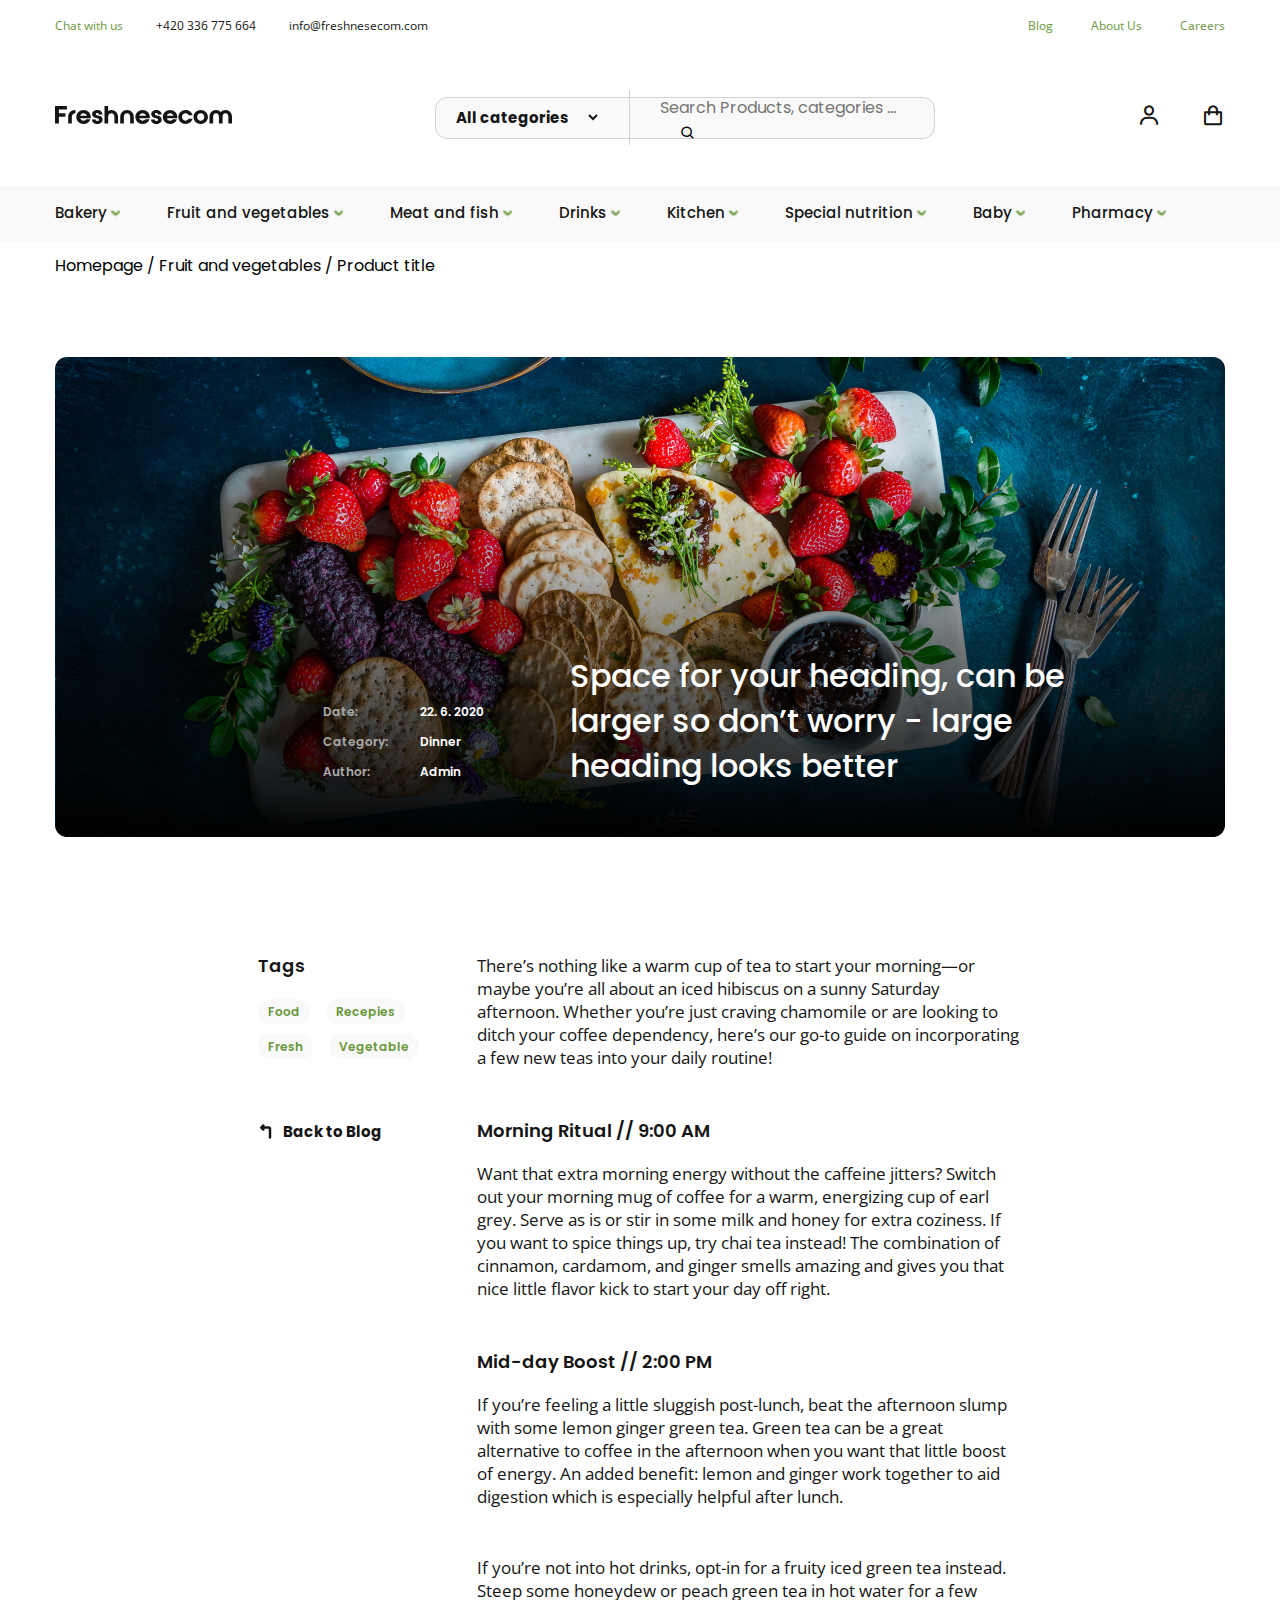
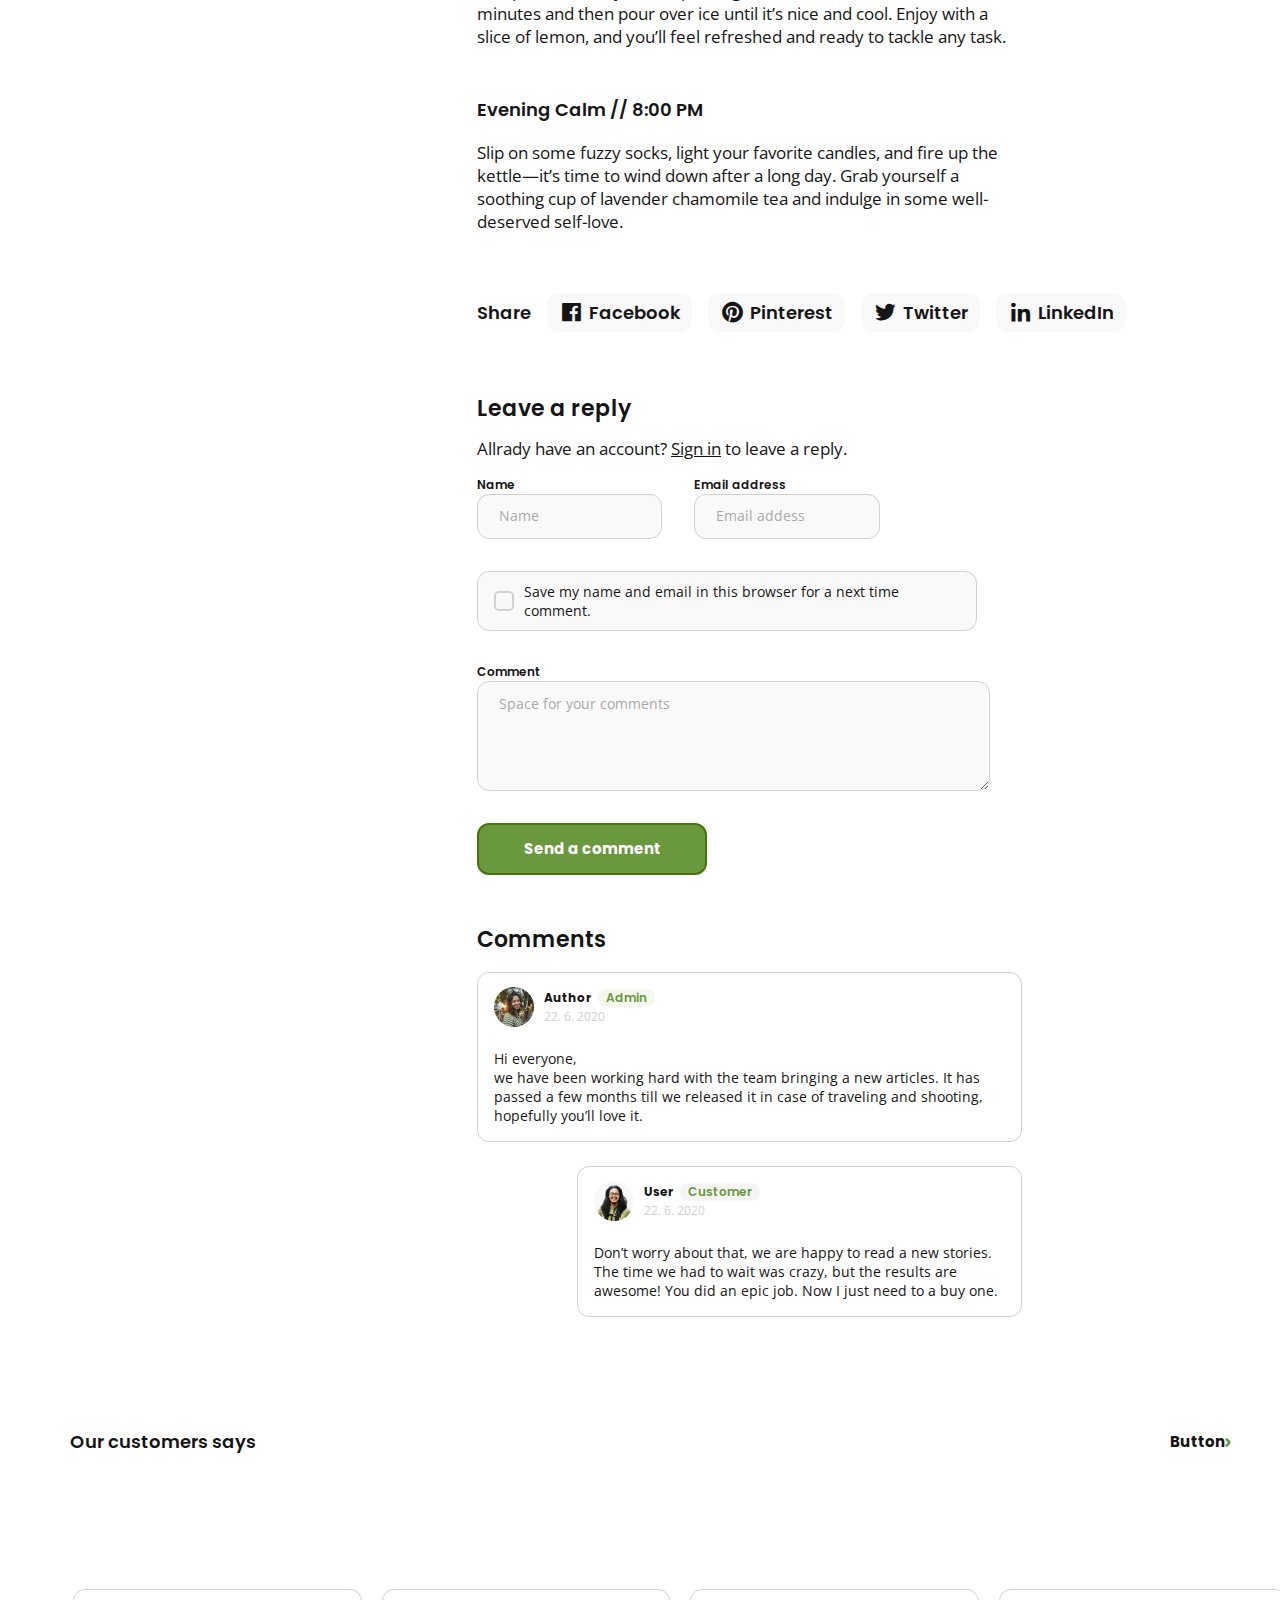
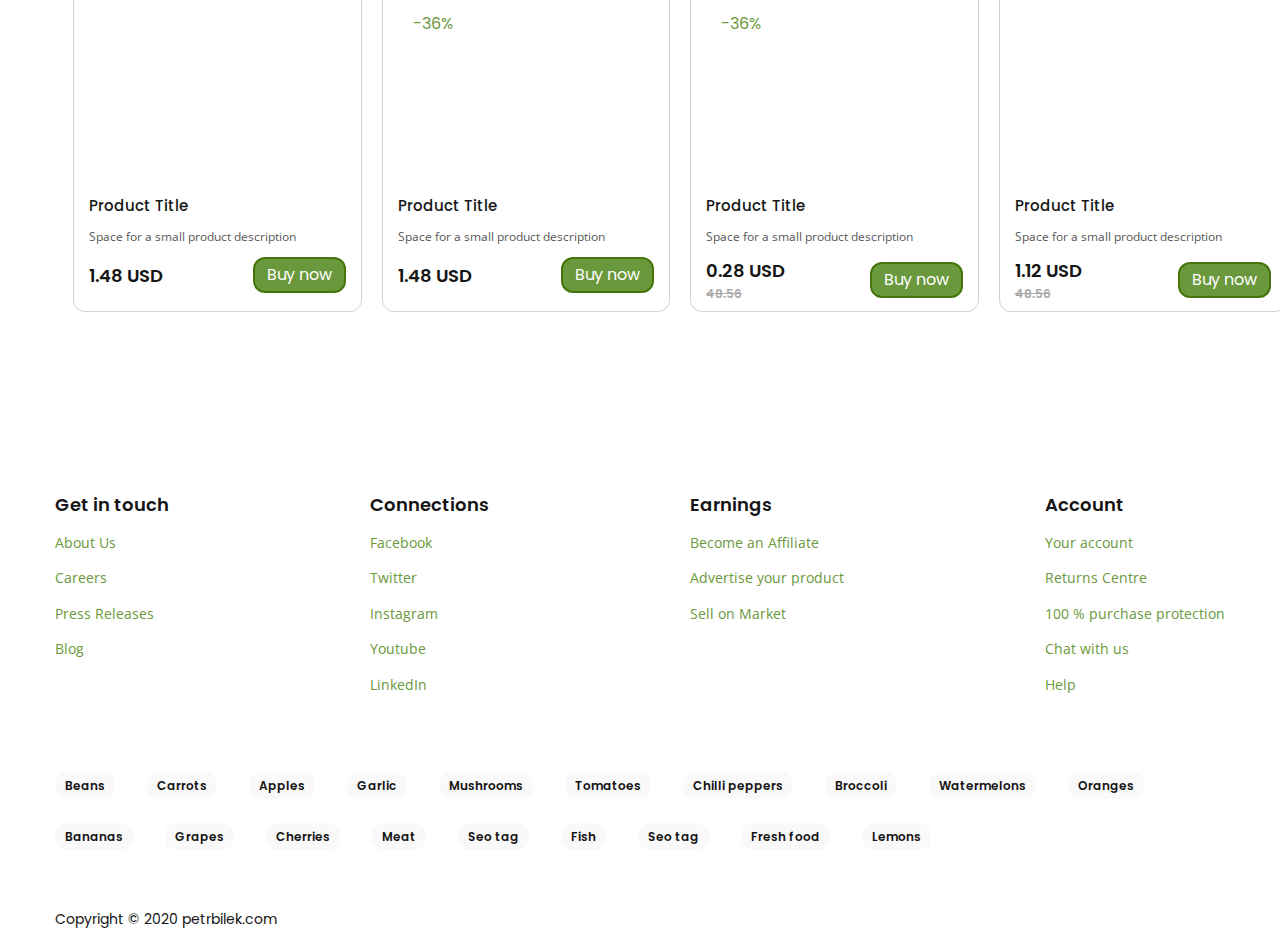
<file: product.html>
<!DOCTYPE html>
<html lang="en">
<head>
  <meta charset="UTF-8">
  <meta http-equiv="X-UA-Compatible" content="IE=edge">
  <meta name="viewport" content="width=device-width, initial-scale=1.0">
  <title>eCommerce</title>
  <link href='https://unpkg.com/boxicons@2.0.9/css/boxicons.min.css' rel='stylesheet'>
  <link rel="stylesheet" href="css/main.min.css">
</head>
<body>
  <section class="hero-sec">
    <div class="hero-sec__contact-sec contact-sec">
      <div class="contact-sec__container container">
        <div class="contact-sec__contact contact">
          <ul class="contact__list">
            <li class="contact__item contact__item-active">
              <a class="contact__link" href="#">
                Chat with us
            </a>
            </li>
            <li class="contact__item">
              <a class="contact__link" href="tel:+420336775664">
                +420 336 775 664
              </a>
            </li>
            <li class="contact__item">
              <a class="contact__link" href="mailto:info@freshnesecom.com" target="_blank">
                info@freshnesecom.com
              </a>
            </li>
          </ul>
          <ul class="contact__menu contact-menu">
            <li class="contact-menu__item">
              <a class="contact-menu__link" href="#">Blog</a>
            </li>
            <li class="contact-menu__item">
              <a class="contact-menu__link" href="#">About Us</a>
            </li>
            <li class="contact-menu__item">
              <a class="contact-menu__link" href="#">Careers</a>
            </li>
          </ul>
        </div>
      </div>
    </div>
    <header class="hero-sec__header-sec header-sec">
      <div class="header-sec__container container">
        <div>
          <div class="header-sec__header header">
            <a class="header__logo" href="index.html">
              <img class="header__logo-img" src="media/img/site-logo.svg" alt="site-logo">
            </a>
            <div class="header__categories">
              <select class="header__category" name="categories" id="categories">
                <option class="header__category-des" value="Categorheader__y1">All categories </option>
                <option class="header__category-des" value="header__Category2">Category 2</option>
                <option class="header__category-des" value="Category3">Category 3</option>
              </select>
              <form class="header__form" action="https://echo.htmlacademy.ru/">
              <input class="header__inp" type="search" name="search" id="search" placeholder="Search Products, categories ...">
              <label class="header__label" for="search">
                <i class='bx bx-search'></i>
              </label>
              </form>
            </div>
            <div class="header__search">
              <a class="header__search-btn " href="#">
                <i class='bx bx-search'></i>
              </a>
            </div>
            <div class="header__wrapper">
              <ul class="header__list">
                <li class="header__item">
                  <a class="header__link" href="#">
                    <i class='bx bx-user' ></i>
                  </a>
                </li>
                <li class="header__item">
                  <a class="header__link" href="#">
                    <i class='bx bx-shopping-bag'></i>
                  </a>
                </li>
              </ul>
              <div class="header__menu">
                <button class="header__menu-btn"><i class='bx bx-menu' ></i></button>
              </div>
            </div>
          </div>
        </div>
      </div>
    </header>
    <nav class="hero-sec__nav nav">
      <div class="nav__container container">
        <ul class="nav__list">
          <li class="nav__item">
            <a class="nav__link" href="index.html">
              Bakery
            </a>
            <ul class="nav__down-list">
              <li class="nav__down-item">
                <a class="nav__down-link" href="#">Item</a>
              </li>
              <li class="nav__down-item">
                <a class="nav__down-link" href="#">Item</a>
              </li>
              <li class="nav__down-item">
                <a class="nav__down-link" href="#">Item</a>
              </li>
              <li class="nav__down-item">
                <a class="nav__down-link" href="#">Item</a>
              </li>
              <li class="nav__down-item">
                <a class="nav__down-link" href="#">Item</a>
              </li>
            </ul>
          </li>
          <li class="nav__item">
            <a class="nav__link" href="category.html">
              Fruit and vegetables
            </a>
            <ul class="nav__down-list">
              <li class="nav__down-item">
                <a class="nav__down-link" href="#">Item</a>
              </li>
              <li class="nav__down-item">
                <a class="nav__down-link" href="#">Item</a>
              </li>
              <li class="nav__down-item">
                <a class="nav__down-link" href="#">Item</a>
              </li>
              <li class="nav__down-item">
                <a class="nav__down-link" href="#">Item</a>
              </li>
              <li class="nav__down-item">
                <a class="nav__down-link" href="#">Item</a>
              </li>
            </ul>
          </li>
          <li class="nav__item">
            <a class="nav__link" href="#">
              Meat and fish
            </a>
            <ul class="nav__down-list">
              <li class="nav__down-item">
                <a class="nav__down-link" href="#">Item</a>
              </li>
              <li class="nav__down-item">
                <a class="nav__down-link" href="#">Item</a>
              </li>
              <li class="nav__down-item">
                <a class="nav__down-link" href="#">Item</a>
              </li>
              <li class="nav__down-item">
                <a class="nav__down-link" href="#">Item</a>
              </li>
              <li class="nav__down-item">
                <a class="nav__down-link" href="#">Item</a>
              </li>
            </ul>
          </li>
          <li class="nav__item">
            <a class="nav__link" href="blog.html">
              Drinks
            </a>
            <ul class="nav__down-list">
              <li class="nav__down-item">
                <a class="nav__down-link" href="#">Item</a>
              </li>
              <li class="nav__down-item">
                <a class="nav__down-link" href="#">Item</a>
              </li>
              <li class="nav__down-item">
                <a class="nav__down-link" href="#">Item</a>
              </li>
              <li class="nav__down-item">
                <a class="nav__down-link" href="#">Item</a>
              </li>
              <li class="nav__down-item">
                <a class="nav__down-link" href="#">Item</a>
              </li>
            </ul>
          </li>
          <li class="nav__item">
            <a class="nav__link" href="#">
              Kitchen
            </a>
            <ul class="nav__down-list">
              <li class="nav__down-item">
                <a class="nav__down-link" href="#">Item</a>
              </li>
              <li class="nav__down-item">
                <a class="nav__down-link" href="#">Item</a>
              </li>
              <li class="nav__down-item">
                <a class="nav__down-link" href="#">Item</a>
              </li>
              <li class="nav__down-item">
                <a class="nav__down-link" href="#">Item</a>
              </li>
              <li class="nav__down-item">
                <a class="nav__down-link" href="#">Item</a>
              </li>
            </ul>
          </li>
          <li class="nav__item">
            <a class="nav__link" href="#">
              Special nutrition
            </a>
            <ul class="nav__down-list">
              <li class="nav__down-item">
                <a class="nav__down-link" href="#">Item</a>
              </li>
              <li class="nav__down-item">
                <a class="nav__down-link" href="#">Item</a>
              </li>
              <li class="nav__down-item">
                <a class="nav__down-link" href="#">Item</a>
              </li>
              <li class="nav__down-item">
                <a class="nav__down-link" href="#">Item</a>
              </li>
              <li class="nav__down-item">
                <a class="nav__down-link" href="#">Item</a>
              </li>
            </ul>
          </li>
          <li class="nav__item">
            <a class="nav__link" href="#">
              Baby
            </a>
            <ul class="nav__down-list">
              <li class="nav__down-item">
                <a class="nav__down-link" href="#">Item</a>
              </li>
              <li class="nav__down-item">
                <a class="nav__down-link" href="#">Item</a>
              </li>
              <li class="nav__down-item">
                <a class="nav__down-link" href="#">Item</a>
              </li>
              <li class="nav__down-item">
                <a class="nav__down-link" href="#">Item</a>
              </li>
              <li class="nav__down-item">
                <a class="nav__down-link" href="#">Item</a>
              </li>
            </ul>
          </li>
          <li class="nav__item">
            <a class="nav__link" href="#">
              Pharmacy
            </a>
            <ul class="nav__down-list">
              <li class="nav__down-item">
                <a class="nav__down-link" href="#">Item</a>
              </li>
              <li class="nav__down-item">
                <a class="nav__down-link" href="#">Item</a>
              </li>
              <li class="nav__down-item">
                <a class="nav__down-link" href="#">Item</a>
              </li>
              <li class="nav__down-item">
                <a class="nav__down-link" href="#">Item</a>
              </li>
              <li class="nav__down-item">
                <a class="nav__down-link" href="#">Item</a>
              </li>
            </ul>
          </li>
        </ul>
      </div>
    </nav>
    <div class="fruits">
      <div class="fruits__container container
          <p class="fruits__desc">Homepage / Fruit and vegetables / <span>Product title</span></p>
      </div>
  </div>
  </section>
  <main>
    <section class="info-sec">
      <div class="info-sec__container container">
        <div class="info-sec__info info">
          <div class="info__about">
            <ul class="info__about-list">
              <li class="info__about-item">
                <p class="info__about-text">Date:</p>
                <p class="info__about-text">Category:</p>
                <p class="info__about-text">Author:</p>
              </li>
              <li class="info__about-item">
                <p class="info__about-texts">22. 6. 2020</p>
                <p class="info__about-texts">Dinner</p>
                <p class="info__about-texts">Admin</p>
              </li>
            </ul>
            <p class="info__about-desc">Space for your heading, can be larger so don’t worry - large heading looks better</p>
          </div>
          <div class="info__wrapper">
            <div class="info__tags col-md-2">
              <h2 class="info__tags-title">Tags</h2>
              <ul class="info__tags-list">
                <li class="info__tags-item">
                  <a class="info__tags-link" href="#">Food</a>
                </li>
                <li class="info__tags-item">
                  <a class="info__tags-link" href="#">Recepies</a>
                </li>
                <li class="info__tags-item">
                  <a class="info__tags-link" href="#">Fresh</a>
                </li>
                <li class="info__tags-item">
                  <a class="info__tags-link" href="#">Vegetable</a>
                </li>
              </ul>
              <a class="info__tags-back" href="#">Back to Blog</a>
            </div>
            <div class="info__texts texts col-md-6 col-sm-12">
              <p class="texts__text">There’s nothing like a warm cup of tea to start your morning—or maybe you’re all about an iced hibiscus on a sunny Saturday afternoon. Whether you’re just craving chamomile or are looking to ditch your coffee dependency, here’s our go-to guide on incorporating a few new teas into your daily routine! </p>
              <h3 class="texts__title">Morning Ritual // 9:00 AM
              </h3>
              <p class="texts__text">Want that extra morning energy without the caffeine jitters? Switch out your morning mug of coffee for a warm, energizing cup of earl grey. Serve as is or stir in some milk and honey for extra coziness. If you want to spice things up, try chai tea instead! The combination of cinnamon, cardamom, and ginger smells amazing and gives you that nice little flavor kick to start your day off right.</p>
              <h3 class="texts__title">Mid-day Boost // 2:00 PM
              </h3>
              <p class="texts__text">If you’re feeling a little sluggish post-lunch, beat the afternoon slump with some lemon ginger green tea. Green tea can be a great alternative to coffee in the afternoon when you want that little boost of energy. An added benefit: lemon and ginger work together to aid digestion which is especially helpful after lunch. </p>
              <p class="texts__text">If you’re not into hot drinks, opt-in for a fruity iced green tea instead. Steep some honeydew or peach green tea in hot water for a few minutes and then pour over ice until it’s nice and cool. Enjoy with a slice of lemon, and you’ll feel refreshed and ready to tackle any task. </p>
              
              <h3 class="texts__title">Evening Calm // 8:00 PM</h3>
              <p class="texts__text">Slip on some fuzzy socks, light your favorite candles, and fire up the kettle—it’s time to wind down after a long day. Grab yourself a soothing cup of lavender chamomile tea and indulge in some well-deserved self-love. </p>
              <ul class="texts__list">
                <li class="texts__item">
                  <p class="texts__list-text">Share</p>
                </li>
                <li class="texts__item">
                  <a class="texts__link" href="#">
                    <i class='bx bxl-facebook-square'></i> Facebook
                  </a>
                </li>
                <li class="texts__item">
                  <a class="texts__link" href="#">
                    <i class='bx bxl-pinterest' ></i> Pinterest
                  </a>
                </li>
                <li class="texts__item">
                  <a class="texts__link" href="#">
                    <i class='bx bxl-twitter' ></i> Twitter
                  </a>
                </li>
                <li class="texts__item">
                  <a class="texts__link" href="#">
                    <i class='bx bxl-linkedin'></i> LinkedIn
                  </a>
                </li>
              </ul>
              
              <div class="leave">
                  <div class="leave__main-row">
                      <h2 class="leave__title">Leave a reply</h2>
                      <p class="leave__desc">Allrady have an account? <a class="leave__sing-in" href="#">Sign in</a> to leave a reply.</p>
                      <form class="leave__form" action="https://echo.htmlacademy.ru/" method="post">
                          <div class="leave__row row">
                              <div class="leave__inputs-box leave__inputs-user">
                                  <label class="leave__label" for="user-name">Name</label>
                                  <input class="leave__input" type="text" name="user-name" id="user-name" required placeholder="Name">
                              </div>
                              <div class="leave__inputs-box leave__inputs-user">
                                  <label class="leave__label" for="user-name">Email address</label>
                                  <input class="leave__input" type="text" name="user-name" id="user-name" required placeholder="Email addess">
                              </div>
                          </div>
                              <div class="leave__inputs-box leave__inputs--save-comment">
                                  <input class="filtres__inp filtres__inp--check" type="checkbox" name="save-email" id="save">
                                  <label class="filtres__label filtres__inp--label" for="save">Save my name and email in this browser for a next time comment.</label>
                              </div>
                              <div class="leave__inputs-box">
                                  <label class="leave__label" for="user-message">Comment</label>
                                  <textarea class="leave__textarea" name="user-message" id="user-message" placeholder="Space for your comments"></textarea>
                              </div>
                              <button class="leave__btn btn">Send a comment</button>
                      </form>
                      <div class="leave__comments comments">
                          <h2 class="comments__title">Comments</h2>
                          <div class="comments__box">
                              <div class="comments__user">
                                  <div class="row middle-xs">
                                      <h3 class="comments__name">Author</h3>
                                      <span class="comments__spam">Admin</span>
                                  </div>
                                  <time class="comments__time" datetime="22-06-2020">22. 6. 2020</time>
                              </div>
                              <p class="comments__desc">Hi everyone, <br> we have been working hard with the team bringing a new articles. It has passed a few months till we released it in case of traveling and shooting, hopefully you’ll love it.</p>
                          </div>
                          <div class="comments__box">
                              <div class="comments__user user-customer">
                                  <div class="row middle-xs">
                                      <h3 class="comments__name">User</h3>
                                      <span class="comments__spam">Customer</span>
                                  </div>
                                  <time class="comments__time" datetime="22-06-2020">22. 6. 2020</time>
                              </div>
                              <p class="comments__desc">Don’t worry about that, we are happy to read a new stories. The time we had to wait was crazy, but the results are awesome! You did an epic job. Now I just need to a buy one.</p>
                          </div>
                      </div>
                  </div>
              </div>
            </section>
            </div>

          </div>
        </div>
      </div>
    </section>
    <section class="categories-sec ">
      <div class="categories-sec__container container">
        <div class="customers__des">
          <h2 class="customers__title">Our customers says</h2>
          <a class="customers__button" href="#">Button</a>
        </div>
        <div class="categories">
          <div class="categories__products products col-md-12">
            <div class="products__product product col-md-3 col-sm-4 col-xs-12">
              <h2 class="product__title">Product Title</h2>
              <p class="product__text">Space for a small product description </p>
              <div class="product__selling">
                <h3 class="product__prise">1.48 <span> USD</span></h3>
                <a class="product__btn product-btn" href="detail.html">Buy now</a>
              </div>
            </div>
            <div class="products__product product col-md-3 col-sm-4 col-xs-12">
              <h2 class="product__title">Product Title</h2>
              <p class="product__text">Space for a small product description </p>
              <div class="product__selling">
                <h3 class="product__prise">1.48 <span> USD</span></h3>
                <a class="product__btn product-btn" href="detail.html">Buy now</a>
              </div>
            </div>
            <div class="products__product product col-md-3 col-sm-4 col-xs-12">
              <h2 class="product__title">Product Title</h2>
              <p class="product__text">Space for a small product description </p>
              <div class="product__selling">
                <div>
                  <h3 class="product__prise">0.28 <span> USD</span></h3>
                  <del class="product__sale">48.56</del>
                </div>
                <a class="product__btn product-btn" href="detail.html">Buy now</a>
              </div>
            </div>
            <div class="products__product product col-md-3 col-sm-4 col-xs-12 product__hidden">
              <h2 class="product__title">Product Title</h2>
              <p class="product__text">Space for a small product description </p>
              <div class="product__selling">
                <div>
                  <h3 class="product__prise">1.12 <span> USD</span></h3>
                  <del class="product__sale">48.56</del>
                </div>
                <a class="product__btn product-btn" href="detail.html">Buy now</a>
              </div>
            </div>
          </div>
        </div>
      </div>
    </section>
  </main>
  <footer class="footer" id="footer">
    <div class="footer__container container">
      <div class="footer__wrapper">
        <div class="footer__des">
          <h2 class="footer__des-title">Get in touch</h2>
          <ul class="footer__list">
            <li class="footer__item">
              <a class="footer__link" href="#">About Us</a>
            </li>
            <li class="footer__item">
              <a class="footer__link" href="#">Careers</a>
            </li>
            <li class="footer__item">
              <a class="footer__link" href="#">Press Releases</a>
            </li>
            <li class="footer__item">
              <a class="footer__link" href="#">Blog</a>
            </li>
          </ul>
        </div>
        
        <div class="footer__des">
          <h2 class="footer__des-title">Connections</h2>
          <ul class="footer__list">
            <li class="footer__item">
              <a class="footer__link" href="#">Facebook</a>
            </li>
            <li class="footer__item">
              <a class="footer__link" href="#">Twitter</a>
            </li>
            <li class="footer__item">
              <a class="footer__link" href="#">Instagram</a>
            </li>
            <li class="footer__item">
              <a class="footer__link" href="#">Youtube</a>
            </li>
            <li class="footer__item">
              <a class="footer__link" href="#">LinkedIn</a>
            </li>
          </ul>
        </div>
        <div class="footer__des">
          <h2 class="footer__des-title">Earnings</h2>
          <ul class="footer__list">
            <li class="footer__item">
              <a class="footer__link" href="#">Become an Affiliate</a>
            </li>
            <li class="footer__item">
              <a class="footer__link" href="#">Advertise your product</a>
            </li>
            <li class="footer__item">
              <a class="footer__link" href="#">Sell on Market</a>
            </li>
          </ul>
        </div>
        <div class="footer__des">
          <h2 class="footer__des-title">Account</h2>
          <ul class="footer__list">
            <li class="footer__item">
              <a class="footer__link" href="#">Your account</a>
            </li>
            <li class="footer__item">
              <a class="footer__link" href="#">Returns Centre</a>
            </li>
            <li class="footer__item">
              <a class="footer__link" href="#">100 % purchase protection</a>
            </li>
            <li class="footer__item">
              <a class="footer__link" href="#">Chat with us</a>
            </li>
            <li class="footer__item">
              <a class="footer__link" href="#">Help</a>
            </li>
          </ul>
        </div>
      </div>
      <div class="footer__tags">
        <h2 class="footer__title"></h2>
        <ul class="footer__tag-list">
          <li class="footer__tag-item">
            <a class="footer__tag-link" href="#">Beans</a>
          </li>
          <li class="footer__tag-item">
            <a class="footer__tag-link" href="#">Carrots</a>
          </li>
          <li class="footer__tag-item">
            <a class="footer__tag-link" href="#">Apples</a>
          </li>
          <li class="footer__tag-item">
            <a class="footer__tag-link" href="#">Garlic</a>
          </li>
          <li class="footer__tag-item">
            <a class="footer__tag-link" href="#">Mushrooms</a>
          </li>
          <li class="footer__tag-item">
            <a class="footer__tag-link" href="#">Tomatoes</a>
          </li>
          <li class="footer__tag-item">
            <a class="footer__tag-link" href="#">Chilli peppers</a>
          </li>
          <li class="footer__tag-item">
            <a class="footer__tag-link" href="#">Broccoli</a>
          </li>
          <li class="footer__tag-item">
            <a class="footer__tag-link" href="#">Watermelons</a>
          </li>
          <li class="footer__tag-item">
            <a class="footer__tag-link" href="#">Oranges</a>
          </li>
          <li class="footer__tag-item">
            <a class="footer__tag-link" href="#">Bananas</a>
          </li>
          <li class="footer__tag-item">
            <a class="footer__tag-link" href="#">Grapes</a>
          </li>
          <li class="footer__tag-item">
            <a class="footer__tag-link" href="#">Cherries</a>
          </li>
          <li class="footer__tag-item">
            <a class="footer__tag-link" href="#">Meat</a>
          </li>
          <li class="footer__tag-item">
            <a class="footer__tag-link" href="#">Seo tag</a>
          </li>
          <li class="footer__tag-item">
            <a class="footer__tag-link" href="#">Fish</a>
          </li>
          <li class="footer__tag-item">
            <a class="footer__tag-link" href="#">Seo tag</a>
          </li>
          <li class="footer__tag-item">
            <a class="footer__tag-link" href="#">Fresh food</a>
          </li>
          <li class="footer__tag-item">
            <a class="footer__tag-link" href="#">Lemons</a>
          </li>
        </ul>
        <p class="footer__copyright">Copyright © 2020 petrbilek.com</p>
      </div>
    </div>
  </footer>
  <script src="js/main.js"></script>
</body>
</html>
</file>
